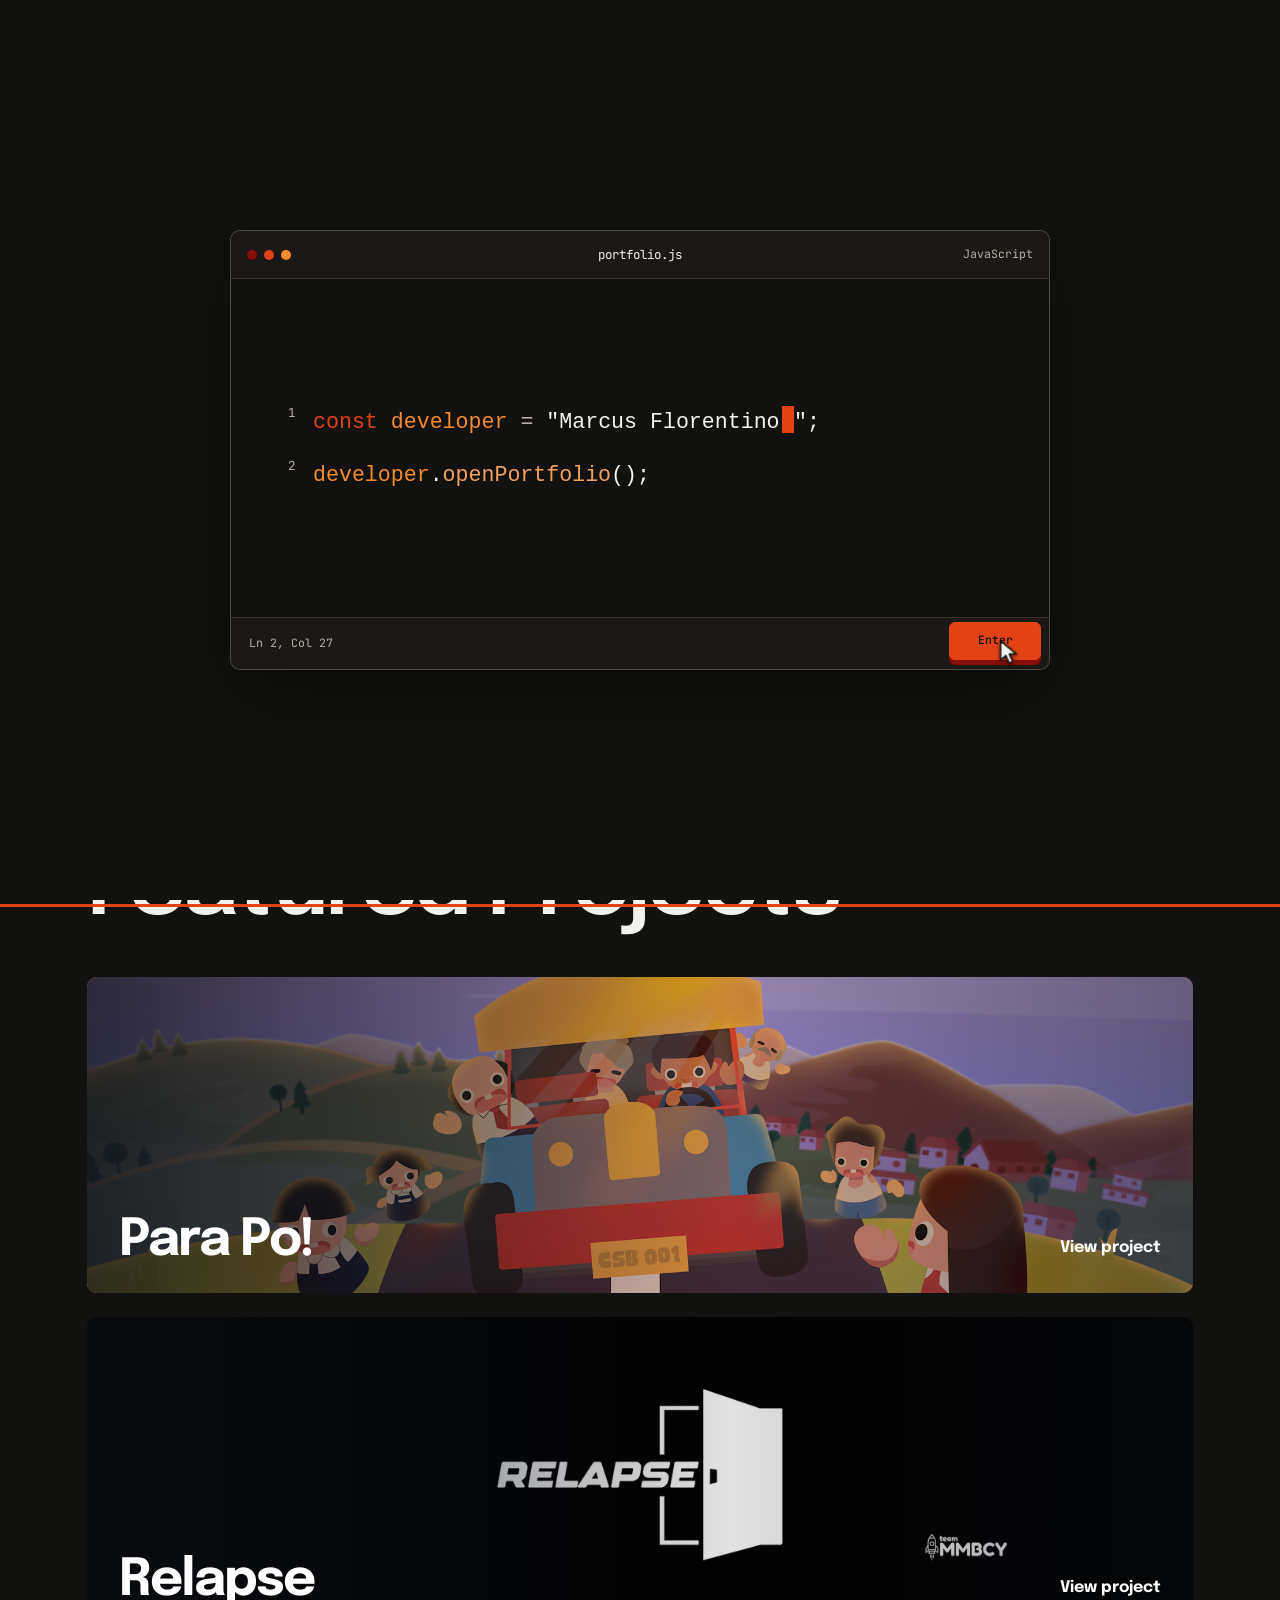
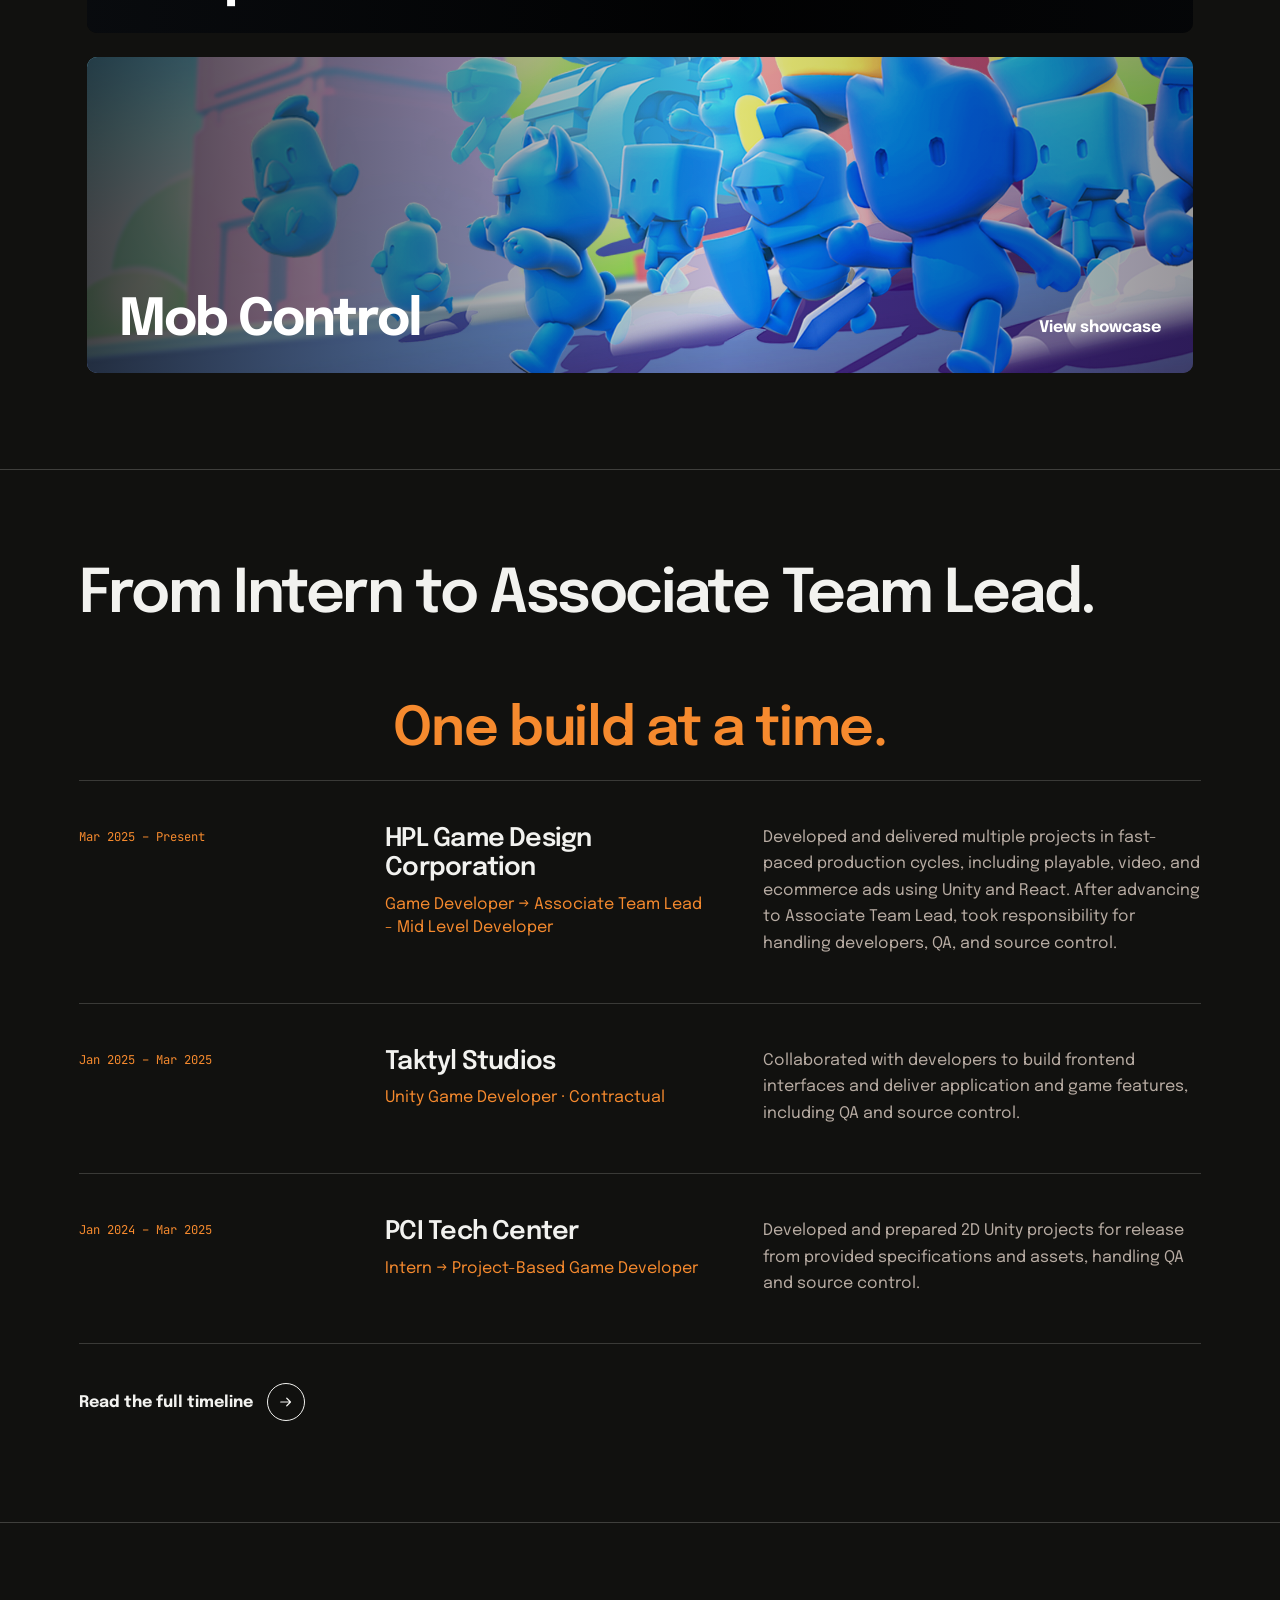
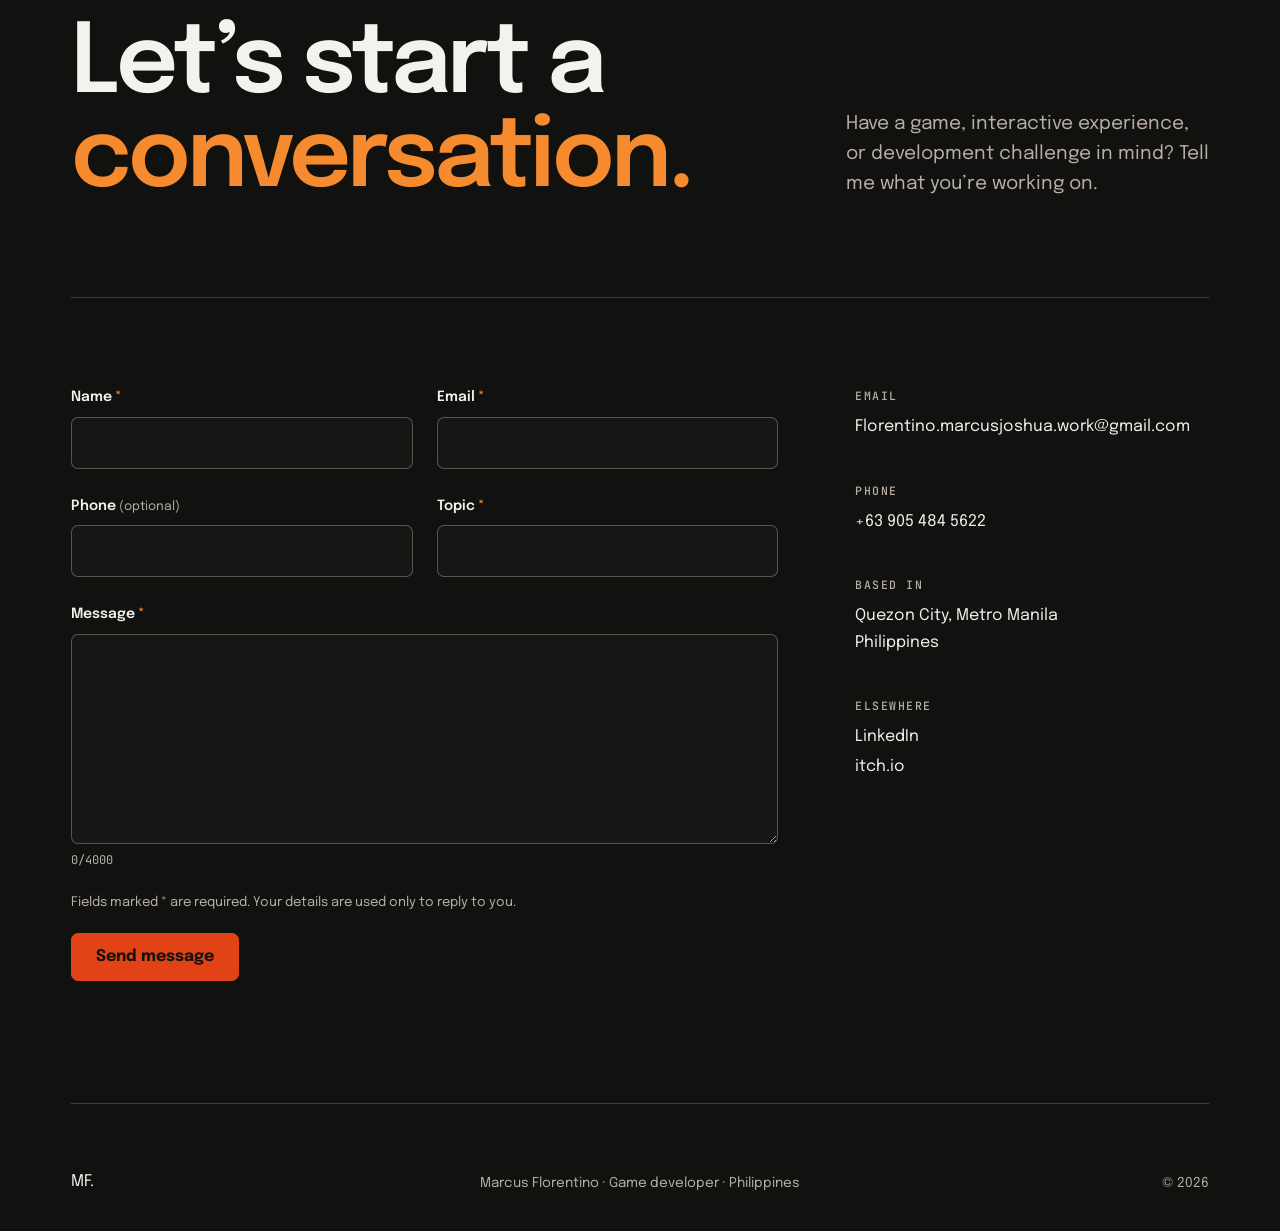
<file: index.html>
<!doctype html>
<html lang="en" data-type="software" data-radius="soft" data-buttons="block" data-motion="on">
<head>
  <meta charset="utf-8">
  <meta name="viewport" content="width=device-width, initial-scale=1, viewport-fit=cover">
  <title>Marcus Florentino — Game Developer</title>
  <meta name="description" content="Game developer Marcus Florentino’s selected work in gameplay, systems, UI programming, and level design.">
  <meta name="page-type" content="software">
  <meta name="site-kind" content="gaming">
  <meta name="theme-color" content="#11110f">
  <meta property="og:title" content="Marcus Florentino — Game Developer">
  <meta property="og:description" content="Selected game development work across gameplay, systems, UI programming, and level design.">
  <meta property="og:type" content="website">
  <meta property="og:image" content="images/para-po/para-po-02.png">
  <meta name="twitter:card" content="summary_large_image">
  <link rel="icon" href="images/shared/favicon.svg" type="image/svg+xml">
  <link rel="preconnect" href="https://fonts.googleapis.com">
  <link rel="preconnect" href="https://fonts.gstatic.com" crossorigin>
  <link href="https://fonts.googleapis.com/css2?family=Epilogue:wght@400..700&family=JetBrains+Mono:wght@400..500&display=swap" rel="stylesheet">
  <link rel="stylesheet" href="assets/css/portfolio.css">
</head>
<body class="intro-active">
  <!-- gaming · graphite-safety-orange · Epilogue + JetBrains Mono · split photo hero · pinned chapters -->
  <div class="intro-screen" data-intro role="dialog" aria-modal="true" aria-labelledby="intro-title" tabindex="-1">
    <div class="intro-curtain intro-curtain-top" aria-hidden="true"></div>
    <div class="intro-curtain intro-curtain-bottom" aria-hidden="true"></div>
    <div class="intro-ide">
      <svg class="intro-pointer" aria-hidden="true" viewBox="0 0 22 27">
        <path d="M2 1.5v19l5.2-4.5 3.3 7.5 3.5-1.6-3.3-7.3h7.1L2 1.5Z" />
      </svg>
      <div class="intro-titlebar">
        <div class="window-controls" aria-hidden="true"><span></span><span></span><span></span></div>
        <p id="intro-title">portfolio.js</p>
        <span class="intro-language">JavaScript</span>
      </div>
      <div class="intro-editor" aria-hidden="true">
        <div class="line-number">1</div>
        <pre><code><span class="token-keyword">const</span> <span class="token-variable">developer</span> <span class="token-operator">=</span> <span class="token-string">"<span data-typed-name data-text="Marcus Florentino"></span><span class="typing-cursor"></span>"</span>;</code></pre>
        <div class="line-number">2</div>
        <pre class="intro-runline"><code><span class="token-variable">developer</span>.<span class="token-function">openPortfolio</span>();</code></pre>
      </div>
      <p class="sr-only">Opening animation: const developer equals Marcus Florentino. The portfolio opens automatically when typing finishes.</p>
      <div class="intro-statusbar">
        <span>Ln 2, Col 27</span>
        <button class="intro-enter" type="button" data-intro-enter disabled>Enter</button>
      </div>
    </div>
    <p class="intro-hint">Press Escape to fast-forward</p>
  </div>
  <noscript><style>.intro-screen{display:none!important}.intro-active{overflow:auto!important}</style></noscript>

  <header class="site-header">
    <div class="wrap header-inner">
      <a class="skip-link" href="#main">Skip to content</a>
      <a class="mobile-home" href="#top">Home</a>
      <nav class="desktop-nav" aria-label="Primary navigation">
        <a href="#top">Home</a>
        <a href="#work">Projects</a>
        <a href="#about">Experience</a>
        <a href="#contact">Contact</a>
        <a href="">Resume</a>
      </nav>
      <button class="menu-toggle" type="button" aria-expanded="false" aria-controls="mobile-menu" aria-label="Open menu">
        <span></span><span></span>
      </button>
    </div>
    <nav class="mobile-menu" id="mobile-menu" aria-label="Mobile navigation" hidden>
      <a href="#top">Home</a>
      <a href="#work">Projects</a>
      <a href="#about">Experience</a>
      <a href="#contact">Contact</a>
      <a href="">Resume</a>
    </nav>
  </header>

  <main id="main">
    <section class="hero" id="top" data-enter>
      <canvas class="hero-dot-grid" data-hero-dots aria-hidden="true"></canvas>
      <div class="wrap hero-scene">
        <div class="hero-title-layer">
          <h1><span>Marcus Florentino</span><span>Game Developer</span></h1>
        </div>
        <figure class="hero-person">
          <img src="images/home/portrait.png" alt="Portrait of Marcus Florentino wearing a plain black jacket" width="3117" height="3894" fetchpriority="high">
        </figure>
        <div class="skill-orbits" role="list" aria-label="Development skills">
          <span class="skill-callout skill-advanced skill-unity" role="listitem"><strong>Unity</strong><span class="skill-level">Advanced</span></span>
          <span class="skill-callout skill-advanced skill-cpp" role="listitem"><strong>C++</strong><span class="skill-level">Advanced</span></span>
          <span class="skill-callout skill-csharp" role="listitem"><strong>C#</strong><span class="skill-level">Intermediate</span></span>
          <span class="skill-callout skill-ue4" role="listitem"><strong>UE4</strong><span class="skill-level">Intermediate</span></span>
          <span class="skill-callout skill-git" role="listitem"><strong>Git</strong><span class="skill-level">Intermediate</span></span>
          <span class="skill-callout skill-ue5" role="listitem"><strong>UE5</strong><span class="skill-level">Intermediate</span></span>
          <span class="skill-callout skill-luau" role="listitem"><strong>Luau</strong><span class="skill-level">Basic</span></span>
          <span class="skill-callout skill-javascript" role="listitem"><strong>JavaScript</strong><span class="skill-level">Basic</span></span>
          <span class="skill-callout skill-html" role="listitem"><strong>HTML</strong><span class="skill-level">Basic</span></span>
          <span class="skill-callout skill-css" role="listitem"><strong>CSS</strong><span class="skill-level">Basic</span></span>
        </div>
      </div>
    </section>

    <section class="featured-project" id="work" aria-labelledby="featured-project-title">
      <div class="wrap">
        <div class="featured-heading">
          <h2 id="featured-project-title">Featured Projects</h2>
        </div>
        <div class="featured-banner-list">
          <a class="featured-banner featured-banner-para" href="para-po.html" aria-label="Open the Para Po featured project">
            <img class="featured-banner-art" src="images/para-po/para-po-banner.png" alt="Para Po illustrated banner with a jeepney and passengers on a Philippine road" width="1920" height="1080">
            <img class="featured-banner-logo" src="images/para-po/para-po-logo-hd.png" alt="Para Po mascot" width="1254" height="1254" loading="lazy">
            <span class="featured-banner-label">
              <span>Para Po!</span>
              <span>View project</span>
            </span>
          </a>
          <a class="featured-banner featured-banner-relapse" href="relapse.html" aria-label="Open the Relapse featured project">
            <img class="featured-banner-art" src="images/relapse/relapse-banner.png" alt="Relapse logo beside an open doorway on a black background" width="960" height="400" loading="lazy">
            <span class="featured-banner-logo" role="img" aria-label="Relapse"></span>
            <span class="featured-banner-label">
              <span>Relapse</span>
              <span>View project</span>
            </span>
          </a>
          <a class="featured-banner featured-banner-ads" href="mob-control.html" aria-label="Open the Mob Control video ad showcase">
            <img class="featured-banner-art" src="images/mob-control/mob-control-library-hero-2x.jpg" alt="Mob Control characters charging through a colorful city" width="3840" height="1240" loading="lazy">
            <img class="featured-banner-logo" src="images/mob-control/mob-control-logo.png" alt="Mob Control" width="1419" height="723" loading="lazy">
            <span class="featured-banner-label">
              <span>Mob Control</span>
              <span>View showcase</span>
            </span>
          </a>
        </div>
      </div>
    </section>

    <section class="experience-snapshot" id="about" aria-labelledby="experience-snapshot-title">
      <div class="wrap">
        <header class="experience-snapshot-heading">
          <h2 id="experience-snapshot-title">From Intern to Associate Team Lead.</h2>
        </header>

        <p class="experience-snapshot-tagline">One build at a time.</p>

        <div class="experience-snapshot-list" aria-label="Experience snapshot">
          <article class="experience-snapshot-row">
            <p class="experience-snapshot-period"><time datetime="2025-03">Mar 2025</time> – Present</p>
            <div class="experience-snapshot-role">
              <h3>HPL Game Design Corporation</h3>
              <p>Game Developer → Associate Team Lead - Mid Level Developer</p>
            </div>
            <p class="experience-snapshot-summary">Developed and delivered multiple projects in fast-paced production cycles, including playable, video, and ecommerce ads using Unity and React. After advancing to Associate Team Lead, took responsibility for handling developers, QA, and source control.</p>
          </article>

          <article class="experience-snapshot-row">
            <p class="experience-snapshot-period"><time datetime="2025-01">Jan 2025</time> – <time datetime="2025-03">Mar 2025</time></p>
            <div class="experience-snapshot-role">
              <h3>Taktyl Studios</h3>
              <p>Unity Game Developer · Contractual</p>
            </div>
            <p class="experience-snapshot-summary">Collaborated with developers to build frontend interfaces and deliver application and game features, including QA and source control.</p>
          </article>

          <article class="experience-snapshot-row">
            <p class="experience-snapshot-period"><time datetime="2024-01">Jan 2024</time> – <time datetime="2025-03">Mar 2025</time></p>
            <div class="experience-snapshot-role">
              <h3>PCI Tech Center</h3>
              <p>Intern → Project-Based Game Developer</p>
            </div>
            <p class="experience-snapshot-summary">Developed and prepared 2D Unity projects for release from provided specifications and assets, handling QA and source control.</p>
          </article>
        </div>

        <a class="timeline-link" href="experience.html">
          <span>Read the full timeline</span>
          <svg aria-hidden="true" viewBox="0 0 24 24"><path d="M5 12h13M13 7l5 5-5 5"/></svg>
        </a>
      </div>
    </section>
  </main>

  <footer class="closing contact-section" id="contact">
    <div class="wrap">
      <header class="contact-heading">
        <h2><span>Let’s start a</span><span>conversation.</span></h2>
        <p>Have a game, interactive experience, or development challenge in mind? Tell me what you’re working on.</p>
      </header>

      <div class="contact-layout">
        <form class="contact-form" action="mailto:Florentino.marcusjoshua.work@gmail.com" method="post" enctype="text/plain" data-contact-form>
          <div class="contact-field-grid">
            <label class="contact-field">
              <span>Name <strong aria-hidden="true">*</strong></span>
              <input type="text" name="name" autocomplete="name" required>
            </label>
            <label class="contact-field">
              <span>Email <strong aria-hidden="true">*</strong></span>
              <input type="email" name="email" autocomplete="email" required>
            </label>
            <label class="contact-field">
              <span>Phone <small>(optional)</small></span>
              <input type="tel" name="phone" autocomplete="tel">
            </label>
            <label class="contact-field">
              <span>Topic <strong aria-hidden="true">*</strong></span>
              <input type="text" name="topic" required>
            </label>
          </div>

          <label class="contact-field contact-message">
            <span>Message <strong aria-hidden="true">*</strong></span>
            <textarea name="message" rows="8" maxlength="4000" required data-contact-message></textarea>
          </label>
          <p class="contact-count" aria-live="polite"><span data-contact-count>0</span>/4000</p>
          <p class="contact-privacy">Fields marked * are required. Your details are used only to reply to you.</p>
          <button class="button contact-submit" type="submit">Send message</button>
          <p class="contact-status" data-contact-status role="status" aria-live="polite"></p>
        </form>

        <aside class="contact-details" aria-label="Contact details">
          <div>
            <h3>Email</h3>
            <a href="mailto:Florentino.marcusjoshua.work@gmail.com">Florentino.marcusjoshua.work@gmail.com</a>
          </div>
          <div>
            <h3>Phone</h3>
            <a href="tel:+639054845622">+63 905 484 5622</a>
          </div>
          <div>
            <h3>Based in</h3>
            <p>Quezon City, Metro Manila<br>Philippines</p>
          </div>
          <div>
            <h3>Elsewhere</h3>
            <a href="https://ph.linkedin.com/in/marcus-joshua-florentino-8a034629a" target="_blank" rel="noreferrer">LinkedIn</a>
            <a href="https://king-marcus.itch.io" target="_blank" rel="noreferrer">itch.io</a>
          </div>
        </aside>
      </div>

      <div class="footer-row">
        <a class="brand" href="#top" aria-label="Back to top">MF<span>.</span></a>
        <p>Marcus Florentino · Game developer · Philippines</p>
        <p>© 2026</p>
      </div>
    </div>
  </footer>

  <script src="assets/js/portfolio.js"></script>
</body>
</html>
</file>
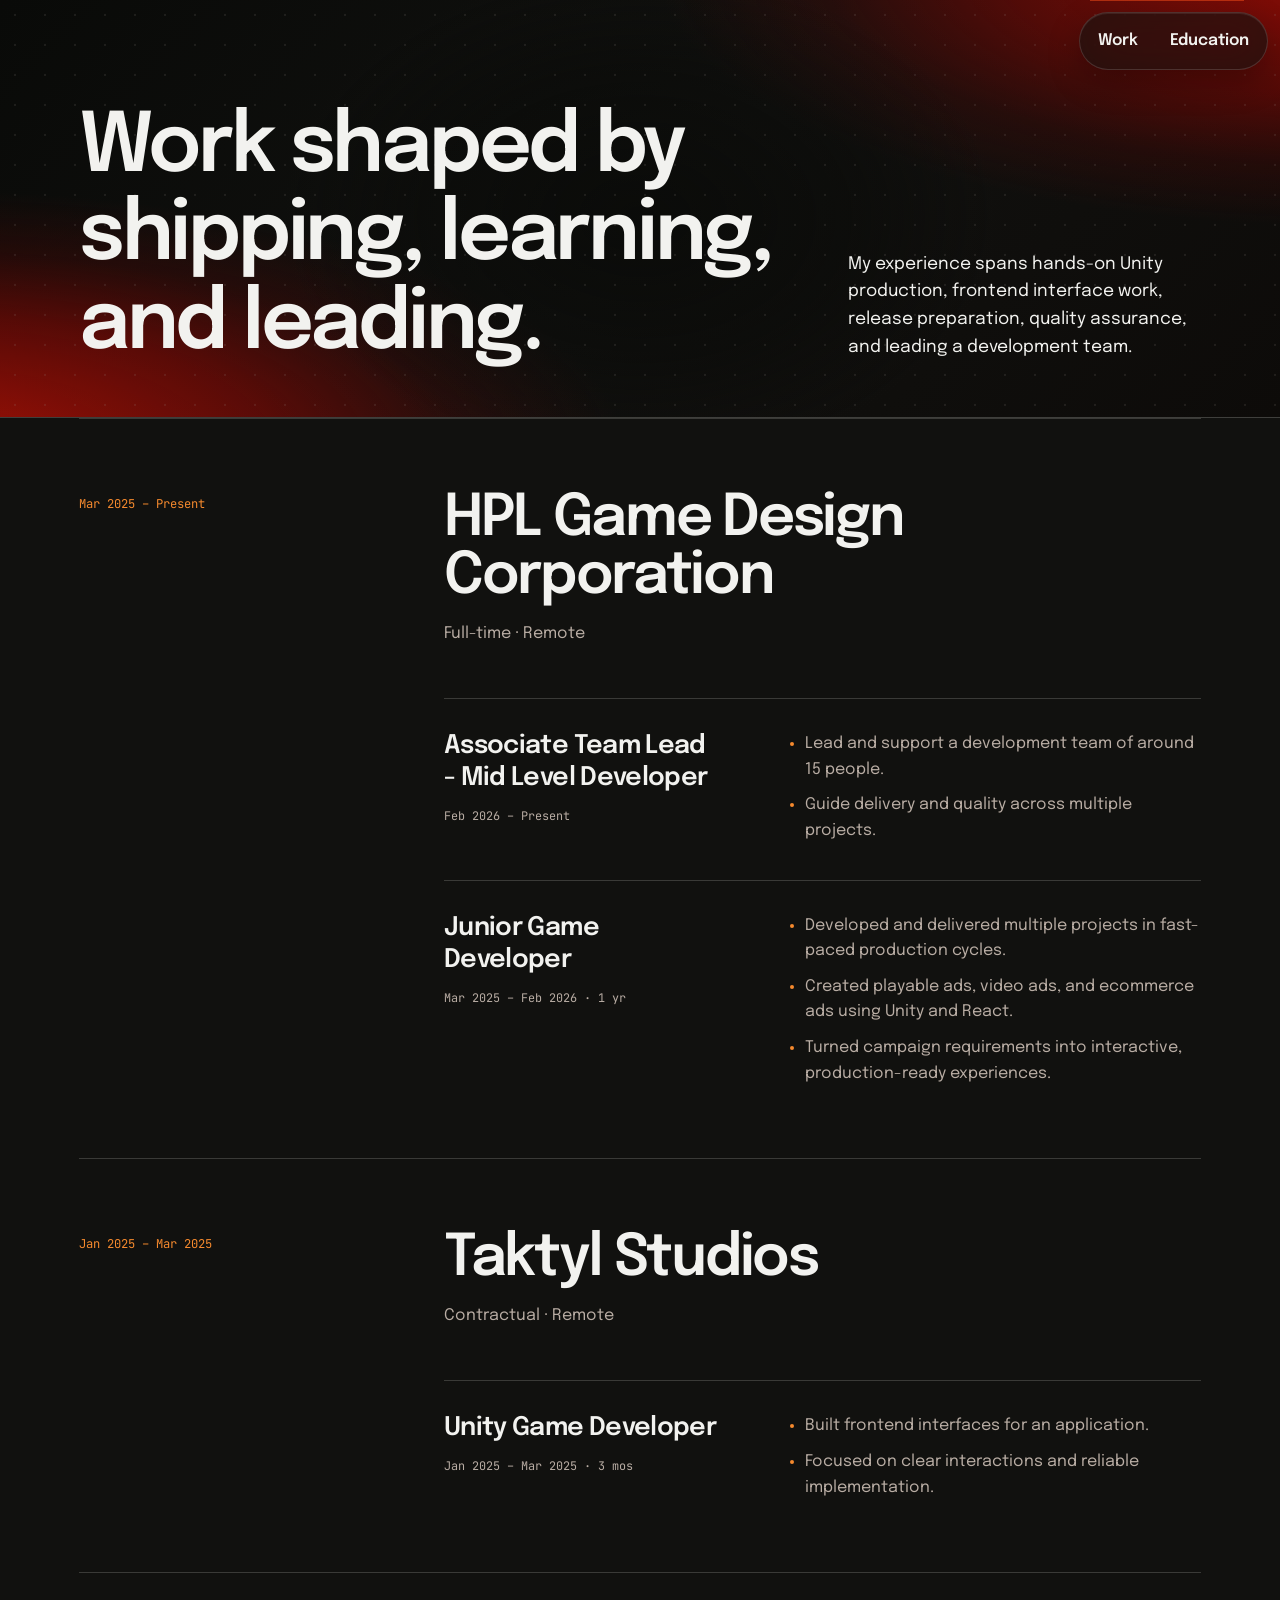
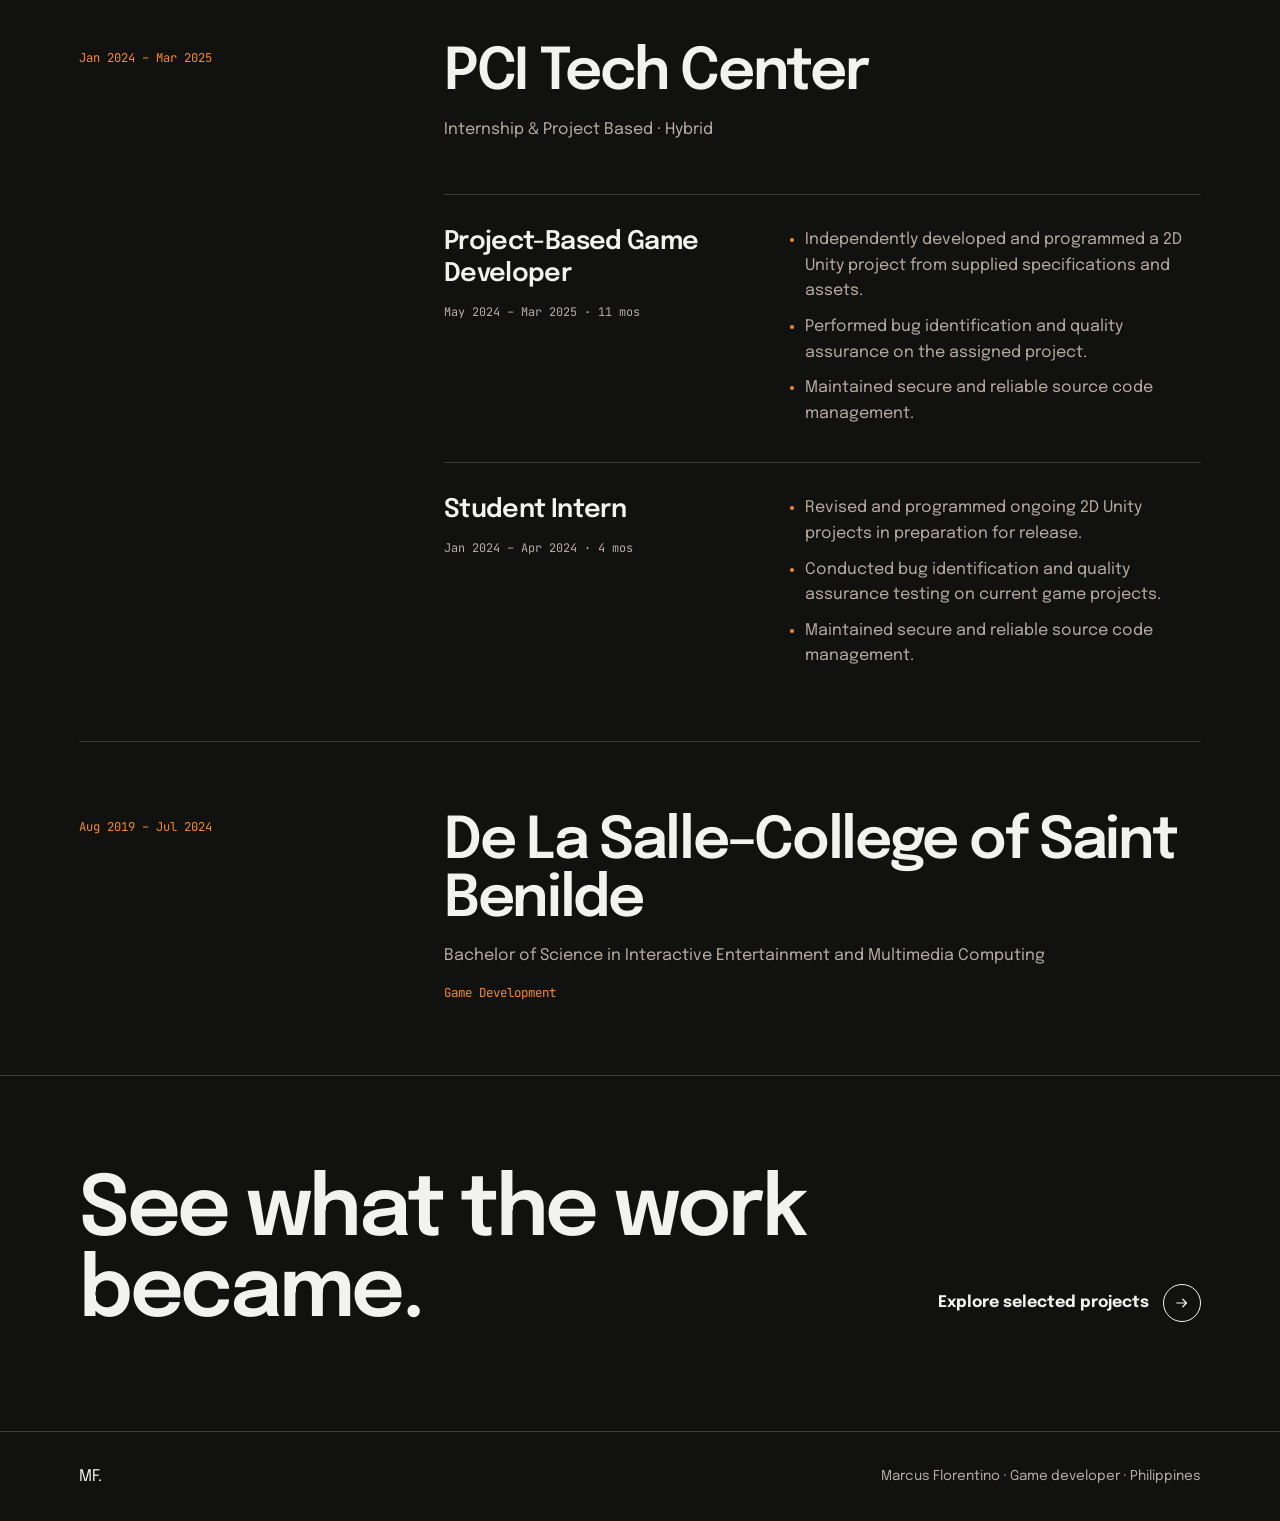
<file: experience.html>
<!doctype html>
<html lang="en" data-type="software" data-radius="soft" data-buttons="block" data-motion="on">
<head>
  <meta charset="utf-8">
  <meta name="viewport" content="width=device-width, initial-scale=1, viewport-fit=cover">
  <title>Experience — Marcus Florentino</title>
  <meta name="description" content="Marcus Florentino's game-development experience across Unity production, frontend implementation, quality assurance, and team leadership.">
  <meta name="theme-color" content="#11110f">
  <meta property="og:title" content="Experience — Marcus Florentino">
  <meta property="og:description" content="A full timeline of Marcus Florentino's game-development work and education.">
  <meta property="og:type" content="website">
  <meta property="og:image" content="images/para-po/para-po-banner.png">
  <meta name="twitter:card" content="summary_large_image">
  <link rel="icon" href="images/shared/favicon.svg" type="image/svg+xml">
  <link rel="preconnect" href="https://fonts.googleapis.com">
  <link rel="preconnect" href="https://fonts.gstatic.com" crossorigin>
  <link href="https://fonts.googleapis.com/css2?family=Epilogue:wght@400..700&family=JetBrains+Mono:wght@400..500&display=swap" rel="stylesheet">
  <link rel="stylesheet" href="assets/css/portfolio.css">
</head>
<body class="experience-page">
  <header class="site-header">
    <div class="wrap header-inner">
      <a class="skip-link" href="#main">Skip to content</a>
      <a class="mobile-home" href="index.html#top">Home</a>
      <nav class="desktop-nav" aria-label="Experience sections">
        <a href="#work-experience">Work</a>
        <a href="#education">Education</a>
      </nav>
      <button class="menu-toggle" type="button" aria-expanded="false" aria-controls="mobile-menu" aria-label="Open menu">
        <span></span><span></span>
      </button>
    </div>
    <nav class="mobile-menu" id="mobile-menu" aria-label="Experience sections" hidden>
      <a href="#work-experience">Work</a>
      <a href="#education">Education</a>
    </nav>
  </header>

  <main id="main">
    <section class="timeline-hero" id="timeline" aria-labelledby="timeline-title">
      <canvas class="hero-dot-grid" data-hero-dots aria-hidden="true"></canvas>
      <div class="wrap timeline-hero-layout">
        <h1 id="timeline-title">Work shaped by shipping, learning, and leading.</h1>
        <p>My experience spans hands-on Unity production, frontend interface work, release preparation, quality assurance, and leading a development team.</p>
      </div>
    </section>

    <section class="timeline-details" id="work-experience" aria-label="Complete work experience">
      <div class="wrap">
        <article class="timeline-company">
          <header class="timeline-company-header">
            <p class="timeline-company-period"><time datetime="2025-03">Mar 2025</time> – Present</p>
            <div>
              <h2>HPL Game Design Corporation</h2>
              <p>Full-time · Remote</p>
            </div>
          </header>
          <div class="timeline-role-list">
            <section class="timeline-role" aria-labelledby="hpl-lead-role">
              <div class="timeline-role-heading">
                <h3 id="hpl-lead-role">Associate Team Lead - Mid Level Developer</h3>
                <p><time datetime="2026-02">Feb 2026</time> – Present</p>
              </div>
              <ul>
                <li>Lead and support a development team of around 15 people.</li>
                <li>Guide delivery and quality across multiple projects.</li>
              </ul>
            </section>
            <section class="timeline-role" aria-labelledby="hpl-developer-role">
              <div class="timeline-role-heading">
                <h3 id="hpl-developer-role">Junior Game Developer</h3>
                <p><time datetime="2025-03">Mar 2025</time> – <time datetime="2026-02">Feb 2026</time> · 1 yr</p>
              </div>
              <ul>
                <li>Developed and delivered multiple projects in fast-paced production cycles.</li>
                <li>Created playable ads, video ads, and ecommerce ads using Unity and React.</li>
                <li>Turned campaign requirements into interactive, production-ready experiences.</li>
              </ul>
            </section>
          </div>
        </article>

        <article class="timeline-company">
          <header class="timeline-company-header">
            <p class="timeline-company-period"><time datetime="2025-01">Jan 2025</time> – <time datetime="2025-03">Mar 2025</time></p>
            <div>
              <h2>Taktyl Studios</h2>
              <p>Contractual · Remote</p>
            </div>
          </header>
          <div class="timeline-role-list">
            <section class="timeline-role" aria-labelledby="taktyl-role">
              <div class="timeline-role-heading">
                <h3 id="taktyl-role">Unity Game Developer</h3>
                <p><time datetime="2025-01">Jan 2025</time> – <time datetime="2025-03">Mar 2025</time> · 3 mos</p>
              </div>
              <ul>
                <li>Built frontend interfaces for an application.</li>
                <li>Focused on clear interactions and reliable implementation.</li>
              </ul>
            </section>
          </div>
        </article>

        <article class="timeline-company">
          <header class="timeline-company-header">
            <p class="timeline-company-period"><time datetime="2024-01">Jan 2024</time> – <time datetime="2025-03">Mar 2025</time></p>
            <div>
              <h2>PCI Tech Center</h2>
              <p>Internship &amp; Project Based · Hybrid</p>
            </div>
          </header>
          <div class="timeline-role-list">
            <section class="timeline-role" aria-labelledby="pci-project-role">
              <div class="timeline-role-heading">
                <h3 id="pci-project-role">Project-Based Game Developer</h3>
                <p><time datetime="2024-05">May 2024</time> – <time datetime="2025-03">Mar 2025</time> · 11 mos</p>
              </div>
              <ul>
                <li>Independently developed and programmed a 2D Unity project from supplied specifications and assets.</li>
                <li>Performed bug identification and quality assurance on the assigned project.</li>
                <li>Maintained secure and reliable source code management.</li>
              </ul>
            </section>
            <section class="timeline-role" aria-labelledby="pci-intern-role">
              <div class="timeline-role-heading">
                <h3 id="pci-intern-role">Student Intern</h3>
                <p><time datetime="2024-01">Jan 2024</time> – <time datetime="2024-04">Apr 2024</time> · 4 mos</p>
              </div>
              <ul>
                <li>Revised and programmed ongoing 2D Unity projects in preparation for release.</li>
                <li>Conducted bug identification and quality assurance testing on current game projects.</li>
                <li>Maintained secure and reliable source code management.</li>
              </ul>
            </section>
          </div>
        </article>
      </div>
    </section>

    <section class="timeline-education" id="education" aria-labelledby="timeline-education-title">
      <div class="wrap timeline-education-layout">
        <h2 class="sr-only" id="timeline-education-title">Education</h2>
        <div class="timeline-education-entry">
          <p class="timeline-education-period"><time datetime="2019-08">Aug 2019</time> – <time datetime="2024-07">Jul 2024</time></p>
          <div class="timeline-education-details">
            <h3>De La Salle–College of Saint Benilde</h3>
            <p>Bachelor of Science in Interactive Entertainment and Multimedia Computing</p>
            <p>Game Development</p>
          </div>
        </div>
      </div>
    </section>

    <section class="timeline-next" aria-labelledby="timeline-next-title">
      <div class="wrap timeline-next-layout">
        <h2 id="timeline-next-title">See what the work became.</h2>
        <a class="timeline-link" href="index.html#work">
          <span>Explore selected projects</span>
          <svg aria-hidden="true" viewBox="0 0 24 24"><path d="M5 12h13M13 7l5 5-5 5"/></svg>
        </a>
      </div>
    </section>
  </main>

  <footer class="project-footer">
    <div class="wrap">
      <a class="brand" href="index.html#top" aria-label="Return to the portfolio home">MF<span>.</span></a>
      <p>Marcus Florentino · Game developer · Philippines</p>
    </div>
  </footer>

  <script src="assets/js/portfolio.js"></script>
</body>
</html>
</file>
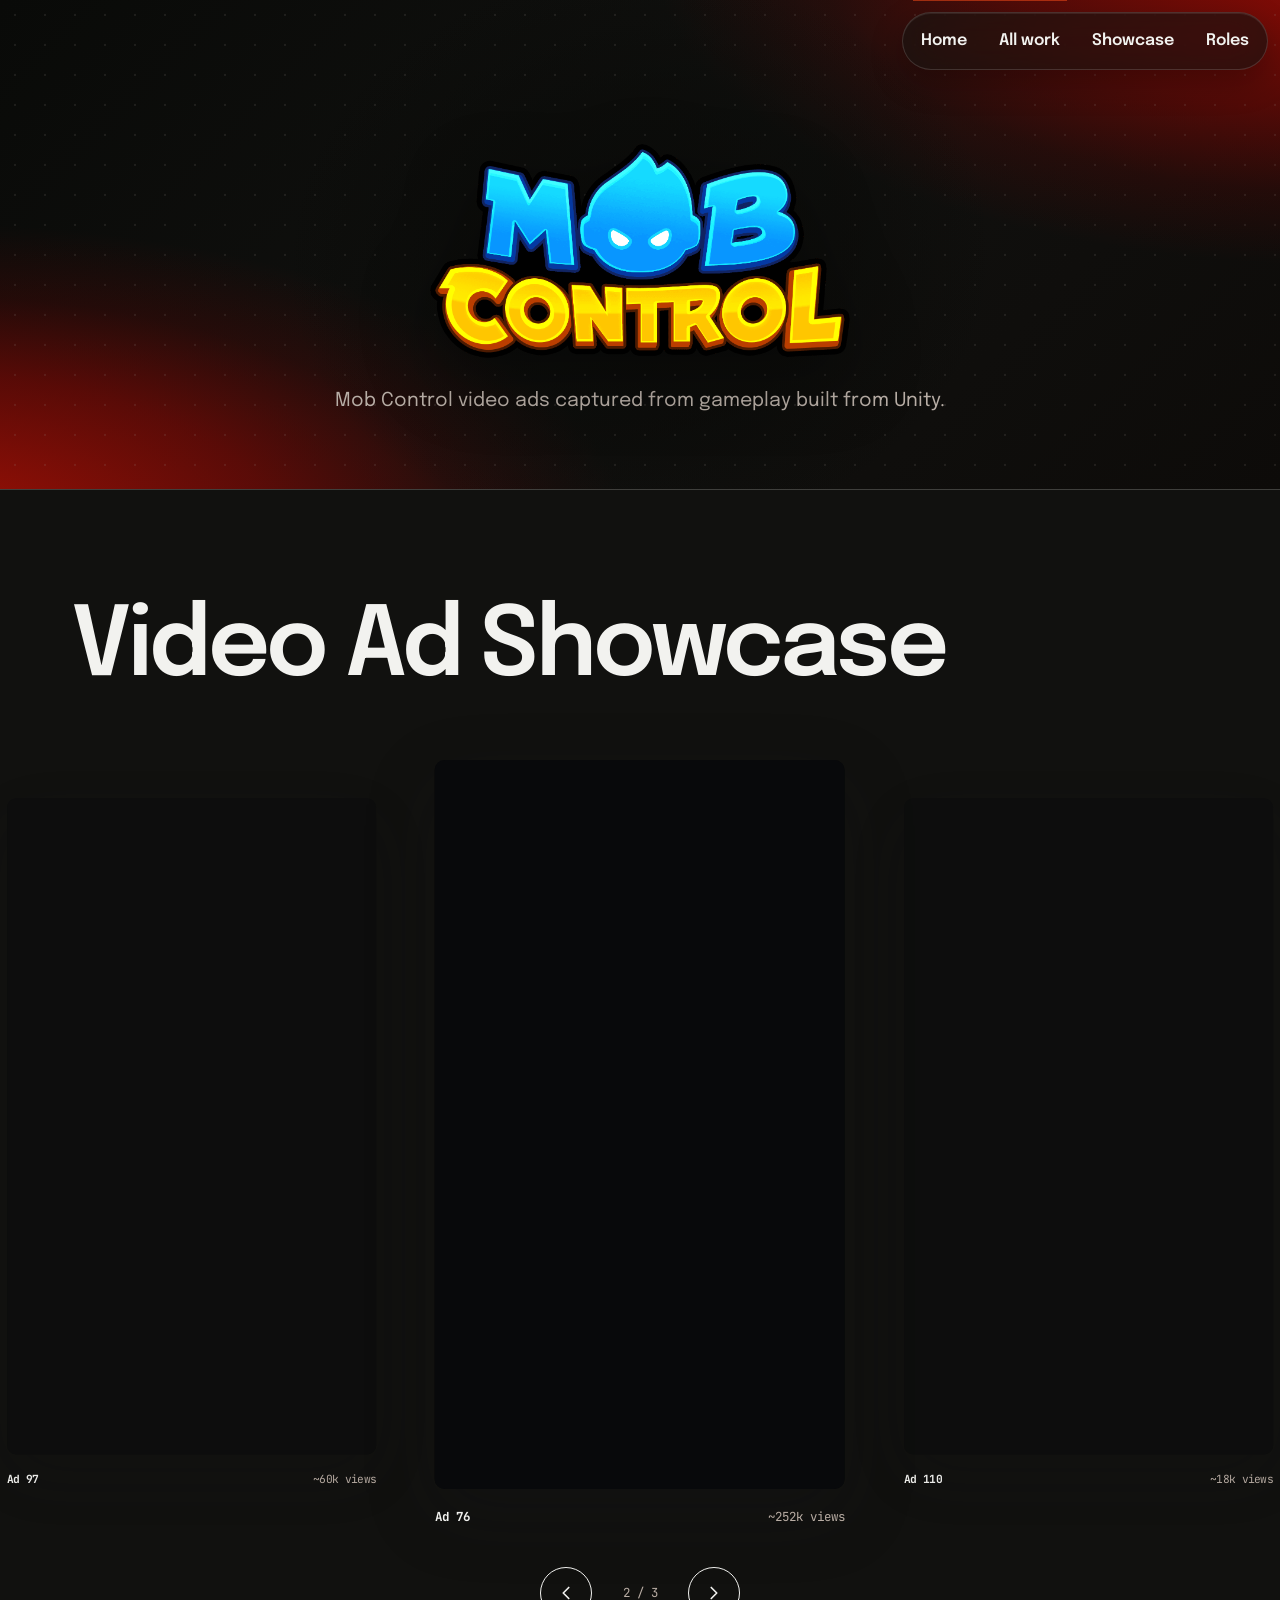
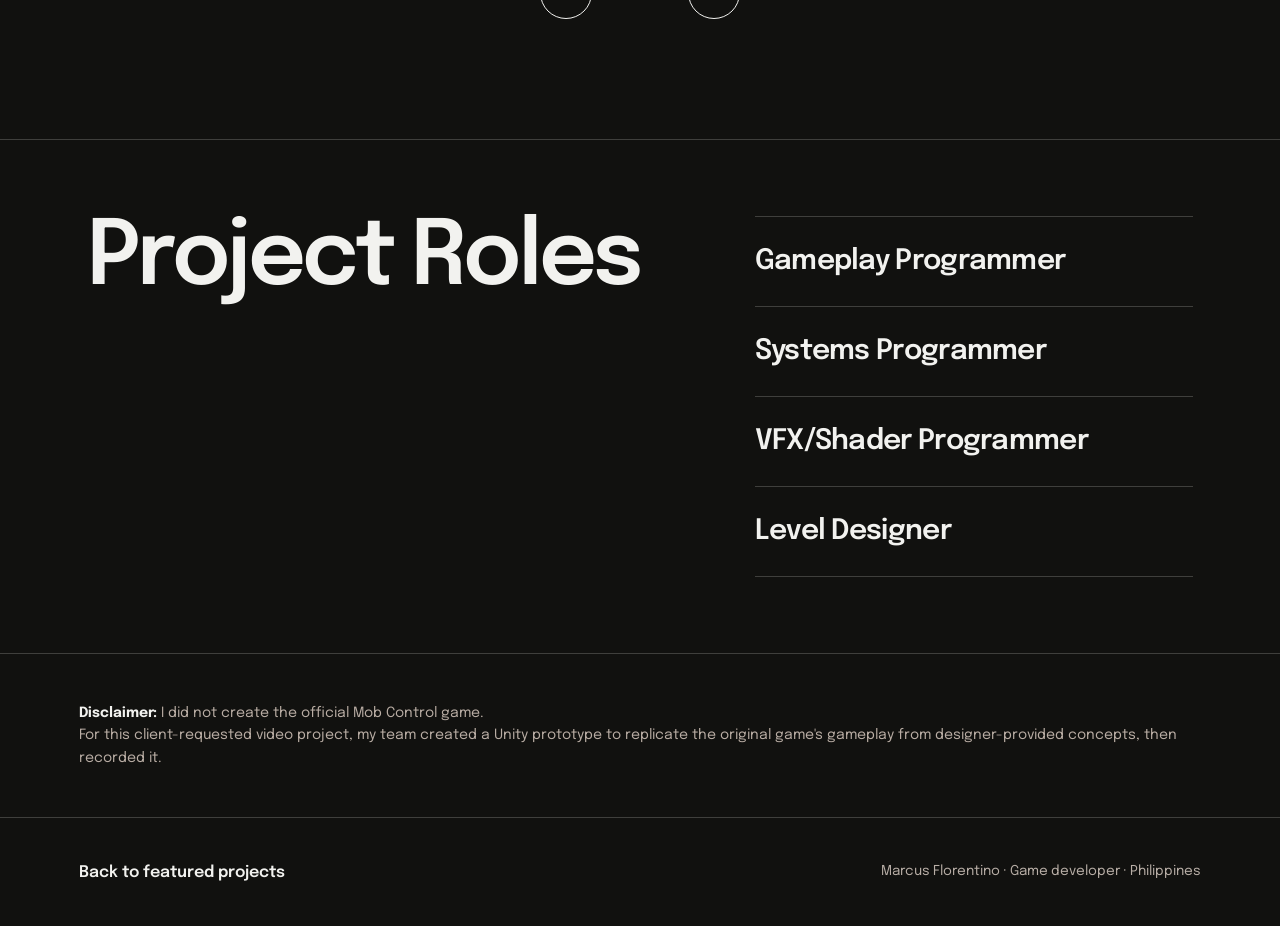
<file: mob-control.html>
<!doctype html>
<html lang="en" data-type="software" data-radius="soft" data-buttons="block" data-motion="on">
<head>
  <meta charset="utf-8">
  <meta name="viewport" content="width=device-width, initial-scale=1, viewport-fit=cover">
  <title>Mob Control Ads — Marcus Florentino</title>
  <meta name="description" content="Advertising work by game developer Marcus Florentino, including recorded Unity gameplay for Mob Control.">
  <meta name="theme-color" content="#11110f">
  <meta property="og:title" content="Mob Control Ads — Marcus Florentino">
  <meta property="og:description" content="Three Mob Control video game ads captured from gameplay built in Unity.">
  <meta property="og:type" content="website">
  <meta property="og:image" content="images/mob-control/mob-control-library-hero-2x.jpg">
  <meta name="twitter:card" content="summary_large_image">
  <link rel="icon" href="images/shared/favicon.svg" type="image/svg+xml">
  <link rel="preconnect" href="https://fonts.googleapis.com">
  <link rel="preconnect" href="https://fonts.gstatic.com" crossorigin>
  <link href="https://fonts.googleapis.com/css2?family=Epilogue:wght@400..700&family=JetBrains+Mono:wght@400..500&display=swap" rel="stylesheet">
  <link rel="stylesheet" href="assets/css/portfolio.css">
</head>
<body class="ads-page project-page">
  <header class="site-header">
    <div class="wrap header-inner">
      <a class="skip-link" href="#main">Skip to content</a>
      <a class="mobile-home" href="index.html#top">Home</a>
      <nav class="desktop-nav" aria-label="Mob Control navigation">
        <a href="index.html#top">Home</a>
        <a href="index.html#work">All work</a>
        <a href="#mob-control">Showcase</a>
        <a href="#roles">Roles</a>
      </nav>
      <button class="menu-toggle" type="button" aria-expanded="false" aria-controls="mobile-menu" aria-label="Open menu">
        <span></span><span></span>
      </button>
    </div>
    <nav class="mobile-menu" id="mobile-menu" aria-label="Mobile navigation" hidden>
      <a href="index.html#top">Home</a>
      <a href="index.html#work">All work</a>
      <a href="#mob-control">Showcase</a>
      <a href="#roles">Roles</a>
    </nav>
  </header>

  <main id="main">
    <section class="ads-hero" aria-labelledby="ads-title">
      <canvas class="hero-dot-grid" data-hero-dots aria-hidden="true"></canvas>
      <div class="wrap ads-hero-layout">
        <h1 id="ads-title"><img class="ads-hero-logo" src="images/mob-control/mob-control-logo.png" alt="Mob Control" width="1419" height="723" fetchpriority="high"></h1>
        <p>Mob Control video ads captured from gameplay built from Unity.</p>
      </div>
    </section>

    <section class="mob-control-section" id="mob-control" aria-labelledby="mob-control-title">
      <div class="wrap mob-control-heading">
        <h2 id="mob-control-title">Video Ad Showcase</h2>
      </div>

      <div class="ad-carousel" data-ad-carousel aria-roledescription="carousel" aria-label="Mob Control video ads. Use the left and right arrow keys to move between videos." tabindex="0">
        <div class="ad-carousel-viewport">
          <div class="ad-carousel-track" data-carousel-track>
            <article class="ad-slide" data-ad-slide aria-label="Mob Control ad 97, 1 of 3">
              <div class="ad-video-shell">
                <iframe loading="lazy" src="https://www.youtube-nocookie.com/embed/XJF5UsC-cz0?enablejsapi=1&amp;rel=0" title="Mob Control Ad 97 on YouTube" allow="accelerometer; autoplay; clipboard-write; encrypted-media; gyroscope; picture-in-picture; web-share" referrerpolicy="strict-origin-when-cross-origin" allowfullscreen></iframe>
              </div>
              <p>
                <strong>Ad 97</strong>
                <span>~60k views</span>
              </p>
            </article>
            <article class="ad-slide is-active" data-ad-slide aria-label="Mob Control ad 76, 2 of 3">
              <div class="ad-video-shell">
                <iframe loading="lazy" src="https://www.youtube-nocookie.com/embed/tpmmpnUv41o?enablejsapi=1&amp;rel=0" title="Mob Control Ad 76 on YouTube" allow="accelerometer; autoplay; clipboard-write; encrypted-media; gyroscope; picture-in-picture; web-share" referrerpolicy="strict-origin-when-cross-origin" allowfullscreen></iframe>
              </div>
              <p>
                <strong>Ad 76</strong>
                <span>~252k views</span>
              </p>
            </article>
            <article class="ad-slide" data-ad-slide aria-label="Mob Control ad 110, 3 of 3">
              <div class="ad-video-shell">
                <iframe loading="lazy" src="https://www.youtube-nocookie.com/embed/QjhOx_s6Pvo?enablejsapi=1&amp;rel=0" title="Mob Control Ad 110 on YouTube" allow="accelerometer; autoplay; clipboard-write; encrypted-media; gyroscope; picture-in-picture; web-share" referrerpolicy="strict-origin-when-cross-origin" allowfullscreen></iframe>
              </div>
              <p>
                <strong>Ad 110</strong>
                <span>~18k views</span>
              </p>
            </article>
          </div>
        </div>
        <div class="ad-carousel-controls">
          <button type="button" data-carousel-prev aria-label="Show previous Mob Control video">
            <svg aria-hidden="true" viewBox="0 0 24 24"><path d="m15 18-6-6 6-6"/></svg>
          </button>
          <p aria-live="polite"><span data-carousel-current>2</span> / 3</p>
          <button type="button" data-carousel-next aria-label="Show next Mob Control video">
            <svg aria-hidden="true" viewBox="0 0 24 24"><path d="m9 18 6-6-6-6"/></svg>
          </button>
        </div>
      </div>
    </section>

    <section class="roles-section" id="roles" aria-labelledby="roles-title">
      <div class="wrap roles-grid">
        <div class="roles-heading">
          <h2 id="roles-title">Project Roles</h2>
        </div>
        <ul class="roles-list">
          <li>Gameplay Programmer</li>
          <li>Systems Programmer</li>
          <li>VFX/Shader Programmer</li>
          <li>Level Designer</li>
        </ul>
      </div>
    </section>

    <section class="mob-control-disclaimer" aria-label="Project disclaimer">
      <div class="wrap">
        <p class="project-disclaimer"><strong>Disclaimer:</strong> I did not create the official Mob Control game.<br>For this client-requested video project, my team created a Unity prototype to replicate the original game's gameplay from designer-provided concepts, then recorded it.</p>
      </div>
    </section>
  </main>

  <footer class="project-footer">
    <div class="wrap">
      <a class="text-link" href="index.html#work">Back to featured projects</a>
      <p>Marcus Florentino · Game developer · Philippines</p>
    </div>
  </footer>

  <script src="assets/js/portfolio.js"></script>
</body>
</html>
</file>
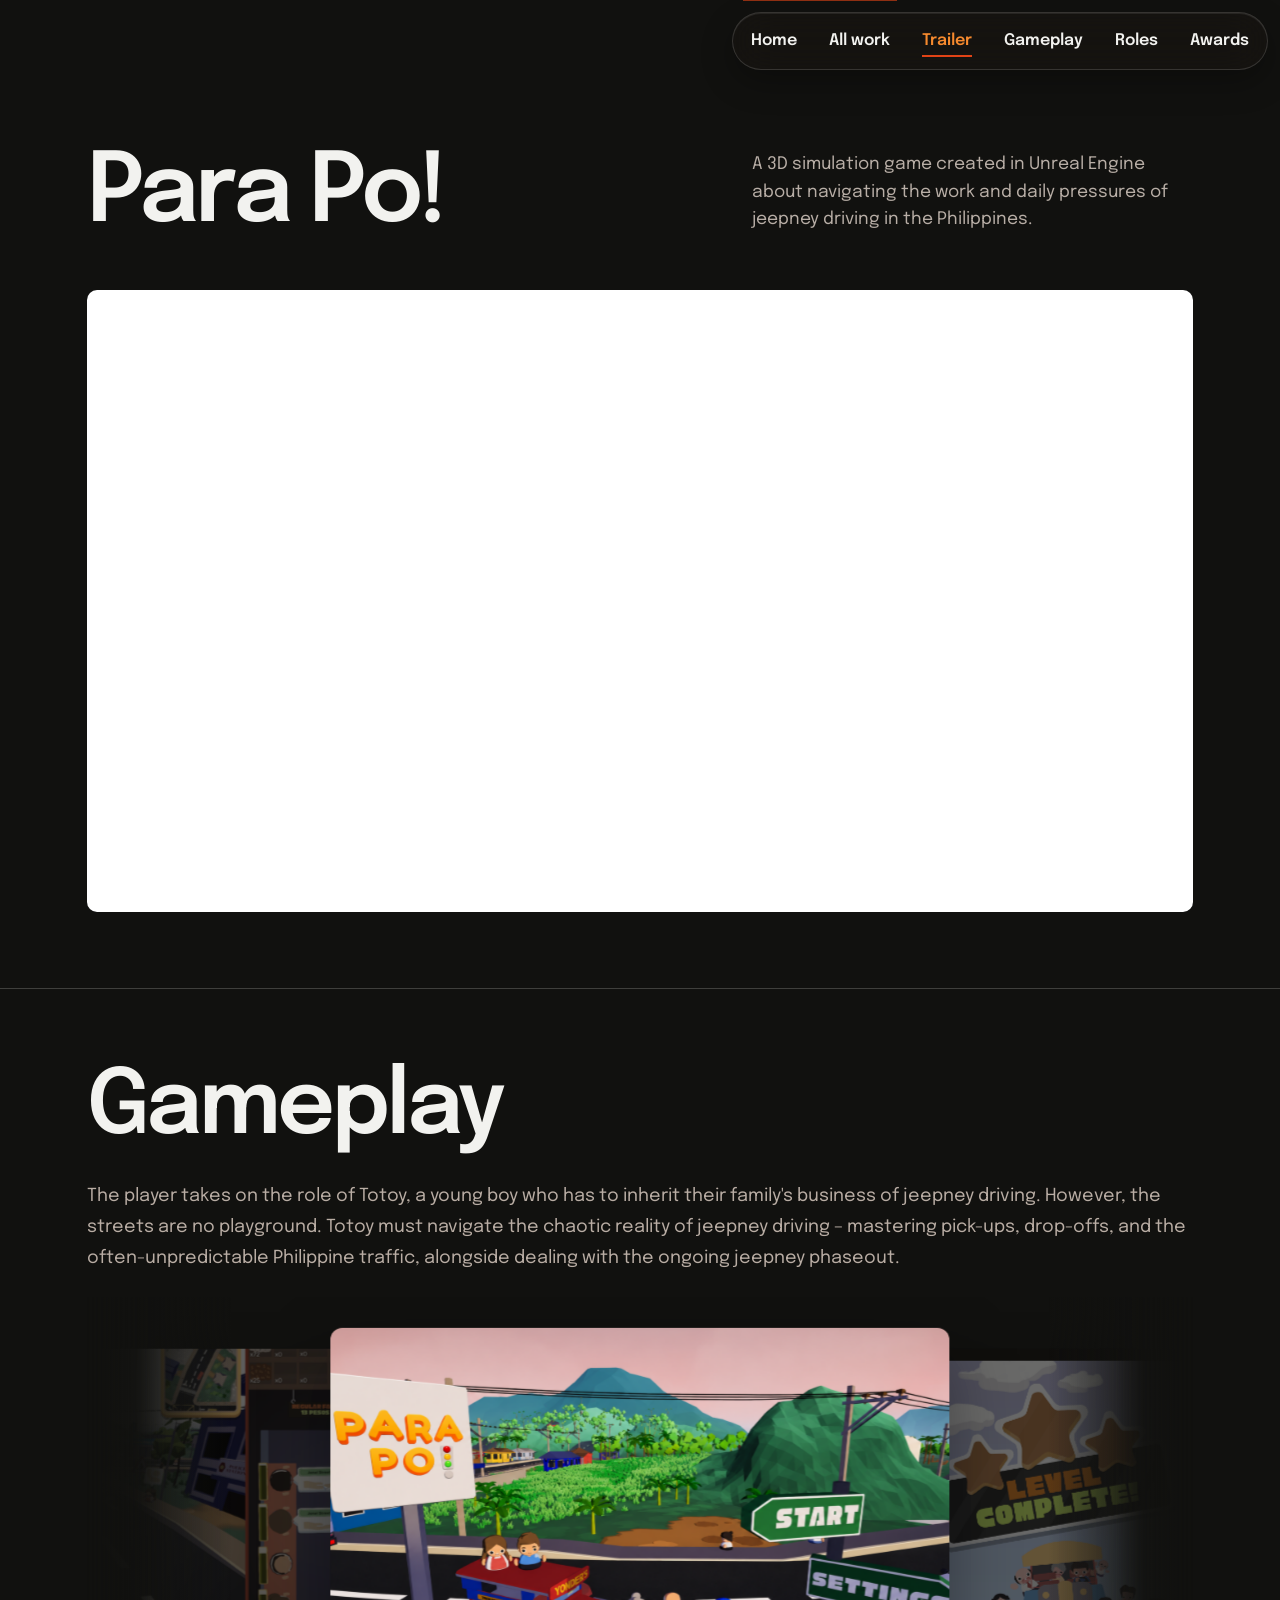
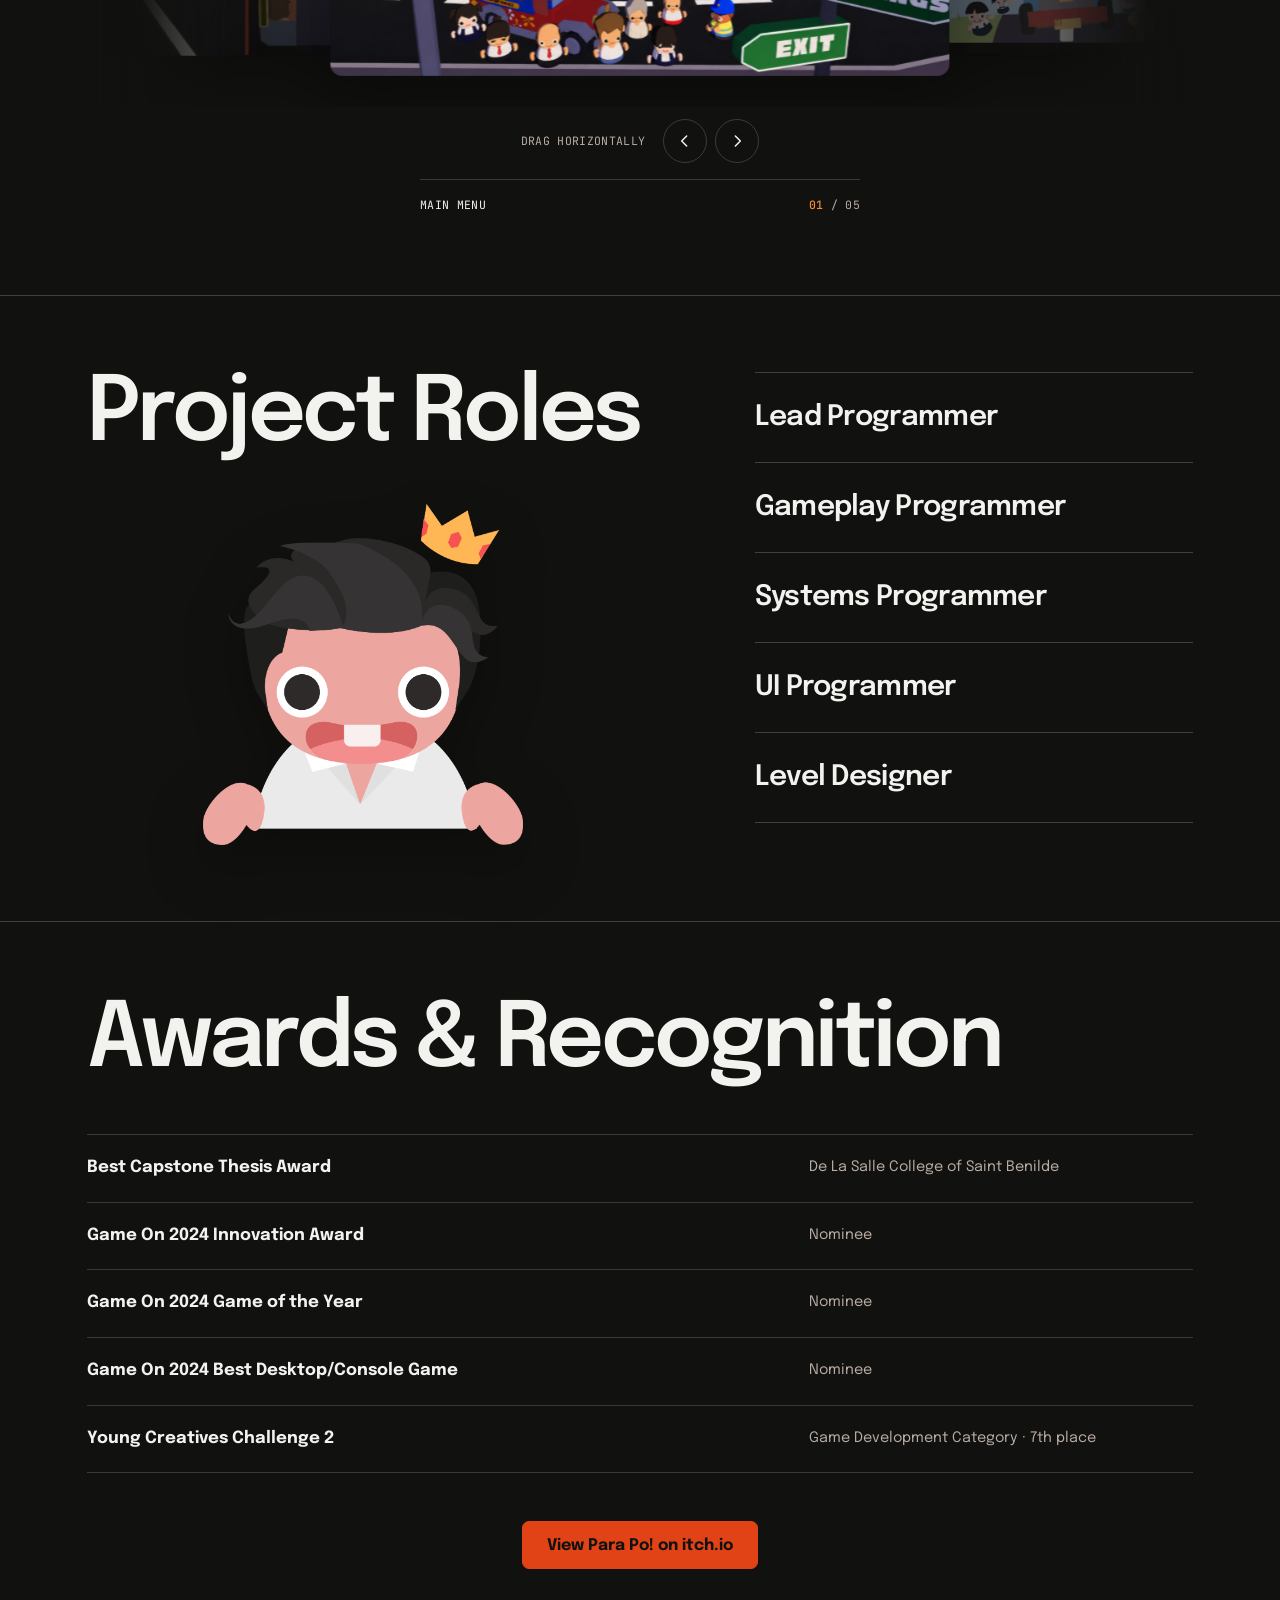
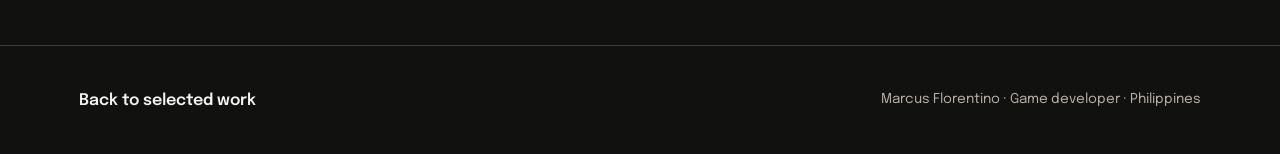
<file: para-po.html>
<!doctype html>
<html lang="en" data-type="software" data-radius="soft" data-buttons="block" data-motion="on">
<head>
  <meta charset="utf-8">
  <meta name="viewport" content="width=device-width, initial-scale=1, viewport-fit=cover">
  <title>Para Po! — Marcus Florentino</title>
  <meta name="description" content="Para Po! is a 3D Unreal Engine simulation game about navigating the work and daily pressures of jeepney driving in the Philippines.">
  <meta name="theme-color" content="#11110f">
  <meta property="og:title" content="Para Po! — Featured Project">
  <meta property="og:description" content="A 3D simulation game about the work and daily pressures of jeepney driving in the Philippines.">
  <meta property="og:type" content="website">
  <meta property="og:image" content="images/para-po/para-po-banner.png">
  <meta name="twitter:card" content="summary_large_image">
  <link rel="icon" href="images/shared/favicon.svg" type="image/svg+xml">
  <link rel="preconnect" href="https://fonts.googleapis.com">
  <link rel="preconnect" href="https://fonts.gstatic.com" crossorigin>
  <link href="https://fonts.googleapis.com/css2?family=Epilogue:wght@400..700&family=JetBrains+Mono:wght@400..500&display=swap" rel="stylesheet">
  <link rel="stylesheet" href="assets/css/portfolio.css">
</head>
<body class="project-page">
  <header class="site-header">
    <div class="wrap header-inner">
      <a class="skip-link" href="#main">Skip to content</a>
      <a class="mobile-home" href="index.html#top">Home</a>
      <nav class="desktop-nav" aria-label="Project navigation">
        <a href="index.html#top">Home</a>
        <a href="index.html#work">All work</a>
        <a href="#trailer">Trailer</a>
        <a href="#gameplay">Gameplay</a>
        <a href="#roles">Roles</a>
        <a href="#awards">Awards</a>
      </nav>
      <button class="menu-toggle" type="button" aria-expanded="false" aria-controls="mobile-menu" aria-label="Open menu">
        <span></span><span></span>
      </button>
    </div>
    <nav class="mobile-menu" id="mobile-menu" aria-label="Mobile navigation" hidden>
      <a href="index.html#top">Home</a>
      <a href="index.html#work">All work</a>
      <a href="#trailer">Trailer</a>
      <a href="#gameplay">Gameplay</a>
      <a href="#roles">Roles</a>
      <a href="#awards">Awards</a>
    </nav>
  </header>

  <main id="main">
    <section class="project-hero" id="trailer">
      <div class="wrap project-hero-heading">
        <h1>Para Po!</h1>
        <p class="project-hero-summary">A 3D simulation game created in Unreal Engine about navigating the work and daily pressures of jeepney driving in the Philippines.</p>
      </div>
      <div class="wrap video-frame project-hero-video">
        <iframe src="https://www.youtube-nocookie.com/embed/V3zF4eO-EyU" title="Para Po official game trailer" allow="accelerometer; autoplay; clipboard-write; encrypted-media; gyroscope; picture-in-picture; web-share" referrerpolicy="strict-origin-when-cross-origin" allowfullscreen></iframe>
      </div>
    </section>

    <section class="gameplay-section" id="gameplay" aria-labelledby="gameplay-title">
      <div class="wrap">
        <div class="project-section-heading">
          <h2 id="gameplay-title">Gameplay</h2>
          <p>The player takes on the role of Totoy, a young boy who has to inherit their family's business of jeepney driving. However, the streets are no playground. Totoy must navigate the chaotic reality of jeepney driving – mastering pick-ups, drop-offs, and the often-unpredictable Philippine traffic, alongside dealing with the ongoing jeepney phaseout.</p>
        </div>
        <div class="gameplay-carousel-shell">
          <div class="gameplay-carousel" data-gameplay-carousel tabindex="0" role="region" aria-label="Gameplay image carousel. Drag horizontally or use the left and right arrow keys.">
            <div class="gameplay-carousel-track">
              <figure class="gameplay-slide">
                <img src="images/para-po/para-po-01-enhanced.png" alt="Para Po main menu overlooking a colorful low-poly town" width="1681" height="936" draggable="false">
                <figcaption>Main menu</figcaption>
              </figure>
              <figure class="gameplay-slide">
                <img src="images/para-po/para-po-02.png" alt="Para Po driving gameplay with passenger and fare interface" width="794" height="446" draggable="false">
                <figcaption>On the road</figcaption>
              </figure>
              <figure class="gameplay-slide">
                <img src="images/para-po/para-po-03.png" alt="Para Po characters gathered outside a police station" width="794" height="421" draggable="false">
                <figcaption>In the city</figcaption>
              </figure>
              <figure class="gameplay-slide gameplay-slide-contain">
                <img src="images/para-po/para-po-04.png" alt="Para Po Quezon Province road map showing police stations, gas stations, barangays, and jeepney stops" width="1635" height="1091" draggable="false">
                <figcaption>Quezon Province road map</figcaption>
              </figure>
              <figure class="gameplay-slide gameplay-slide-contain">
                <img src="images/para-po/para-po-05.png" alt="Para Po level completion screen with three stars and a passed work overview" width="1920" height="1080" draggable="false">
                <figcaption>Level complete</figcaption>
              </figure>
            </div>
          </div>
          <div class="gameplay-carousel-footer">
            <div class="gameplay-carousel-actions">
              <p>Drag horizontally</p>
              <div class="gameplay-carousel-controls">
                <button type="button" data-gameplay-prev aria-label="Previous gameplay image">
                  <svg viewBox="0 0 24 24" aria-hidden="true"><path d="m14 6-6 6 6 6"/></svg>
                </button>
                <button type="button" data-gameplay-next aria-label="Next gameplay image">
                  <svg viewBox="0 0 24 24" aria-hidden="true"><path d="m10 6 6 6-6 6"/></svg>
                </button>
              </div>
            </div>
            <div class="gameplay-carousel-meta">
              <p class="gameplay-carousel-caption" data-gameplay-caption>Main menu</p>
              <p class="gameplay-carousel-count" aria-live="polite"><b data-gameplay-current>01</b> / 05</p>
            </div>
          </div>
        </div>
      </div>
    </section>

    <section class="roles-section" id="roles" aria-labelledby="roles-title">
      <div class="wrap roles-grid">
        <div class="roles-heading">
          <h2 id="roles-title">Project Roles</h2>
          <img class="roles-icon" src="images/para-po/para-po-my-icon.png" alt="Marcus Florentino's Para Po character icon" width="2155" height="2299">
        </div>
        <ul class="roles-list">
          <li>Lead Programmer</li>
          <li>Gameplay Programmer</li>
          <li>Systems Programmer</li>
          <li>UI Programmer</li>
          <li>Level Designer</li>
        </ul>
      </div>
    </section>

    <section class="awards-section" id="awards" aria-labelledby="awards-title">
      <div class="wrap awards-layout">
        <h2 id="awards-title">Awards &amp; Recognition</h2>
        <ul class="awards-list">
          <li><strong>Best Capstone Thesis Award</strong><span>De La Salle College of Saint Benilde</span></li>
          <li><strong>Game On 2024 Innovation Award</strong><span>Nominee</span></li>
          <li><strong>Game On 2024 Game of the Year</strong><span>Nominee</span></li>
          <li><strong>Game On 2024 Best Desktop/Console Game</strong><span>Nominee</span></li>
          <li><strong>Young Creatives Challenge 2</strong><span>Game Development Category · 7th place</span></li>
        </ul>
        <div class="awards-action">
          <a class="button" href="https://king-marcus.itch.io/para-po" target="_blank" rel="noreferrer">View Para Po! on itch.io</a>
        </div>
      </div>
    </section>
  </main>

  <footer class="project-footer">
    <div class="wrap">
      <a class="text-link" href="index.html#work">Back to selected work</a>
      <p>Marcus Florentino · Game developer · Philippines</p>
    </div>
  </footer>

  <script src="assets/js/portfolio.js"></script>
</body>
</html>
</file>
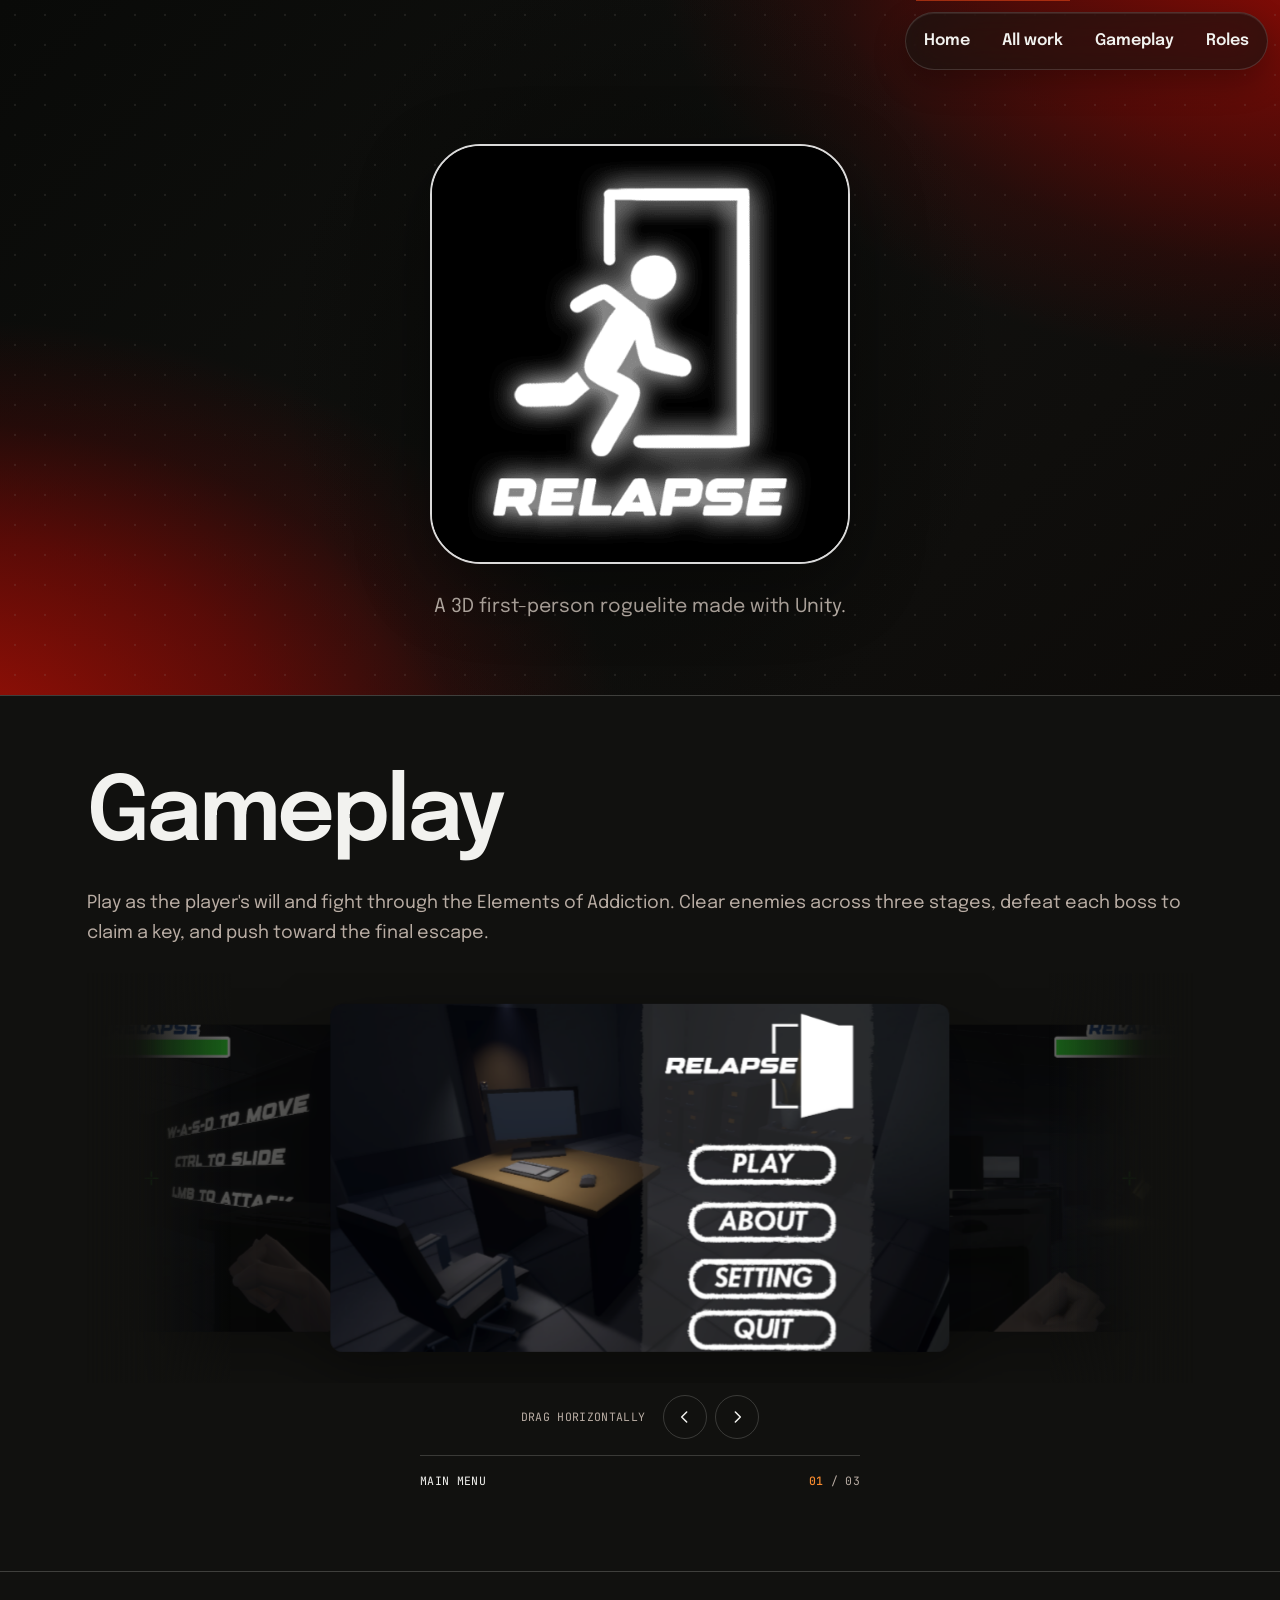
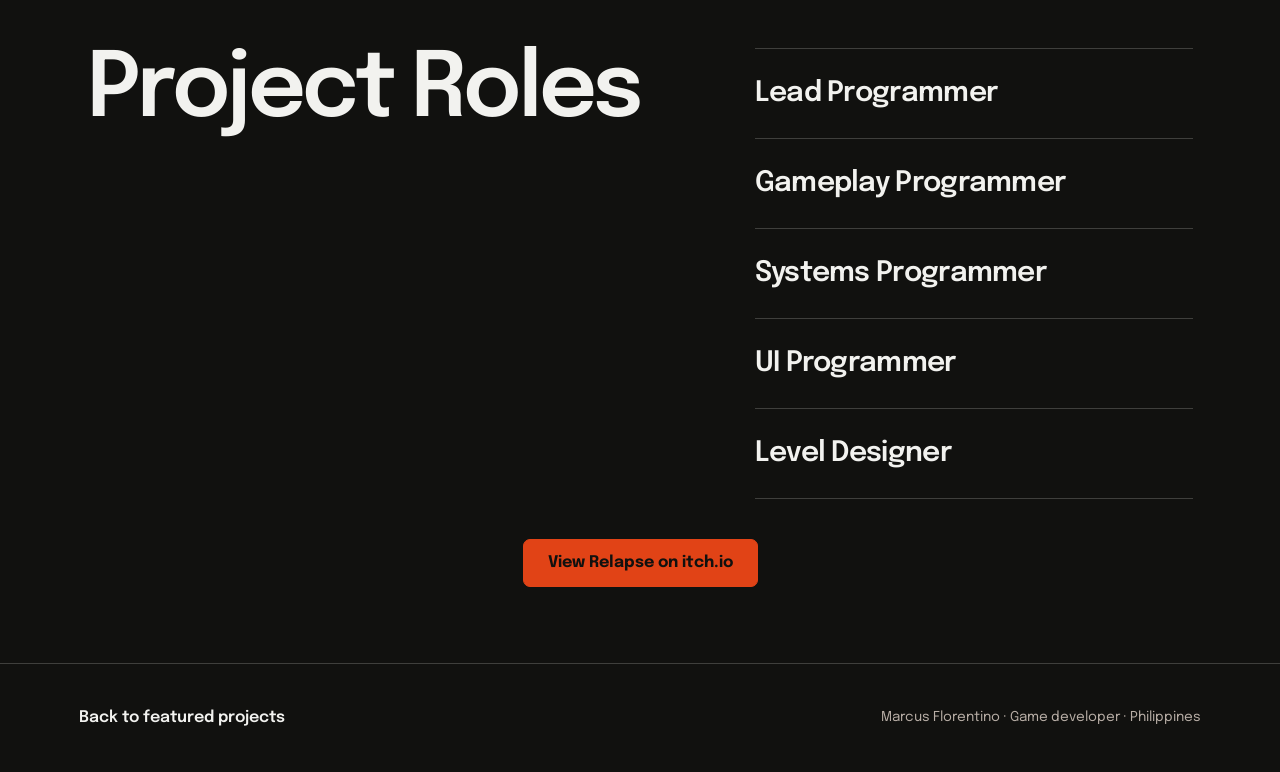
<file: relapse.html>
<!doctype html>
<html lang="en" data-type="software" data-radius="soft" data-buttons="block" data-motion="on">
<head>
  <meta charset="utf-8">
  <meta name="viewport" content="width=device-width, initial-scale=1, viewport-fit=cover">
  <title>Relapse — Marcus Florentino</title>
  <meta name="description" content="Relapse is a 3D first-person roguelite about fighting through the elements of addiction inside the player's consciousness.">
  <meta name="theme-color" content="#11110f">
  <meta property="og:title" content="Relapse — Featured Project">
  <meta property="og:description" content="A 3D first-person roguelite about fighting through the elements of addiction.">
  <meta property="og:type" content="website">
  <meta property="og:image" content="images/relapse/relapse-banner.png">
  <meta name="twitter:card" content="summary_large_image">
  <link rel="icon" href="images/shared/favicon.svg" type="image/svg+xml">
  <link rel="preconnect" href="https://fonts.googleapis.com">
  <link rel="preconnect" href="https://fonts.gstatic.com" crossorigin>
  <link href="https://fonts.googleapis.com/css2?family=Epilogue:wght@400..700&amp;family=JetBrains+Mono:wght@400..500&amp;display=swap" rel="stylesheet">
  <link rel="stylesheet" href="assets/css/portfolio.css">
</head>
<body class="relapse-page project-page">
  <header class="site-header">
    <div class="wrap header-inner">
      <a class="skip-link" href="#main">Skip to content</a>
      <a class="mobile-home" href="index.html#top">Home</a>
      <nav class="desktop-nav" aria-label="Relapse project navigation">
        <a href="index.html#top">Home</a>
        <a href="index.html#work">All work</a>
        <a href="#gameplay">Gameplay</a>
        <a href="#roles">Roles</a>
      </nav>
      <button class="menu-toggle" type="button" aria-expanded="false" aria-controls="mobile-menu" aria-label="Open menu">
        <span></span><span></span>
      </button>
    </div>
    <nav class="mobile-menu" id="mobile-menu" aria-label="Mobile navigation" hidden>
      <a href="index.html#top">Home</a>
      <a href="index.html#work">All work</a>
      <a href="#gameplay">Gameplay</a>
      <a href="#roles">Roles</a>
    </nav>
  </header>

  <main id="main">
    <section class="ads-hero" aria-labelledby="relapse-title">
      <canvas class="hero-dot-grid" data-hero-dots aria-hidden="true"></canvas>
      <div class="wrap ads-hero-layout">
        <h1 id="relapse-title"><img class="ads-hero-logo" src="images/relapse/relapse-icon.png" alt="Relapse" width="630" height="500" fetchpriority="high"></h1>
        <p>A 3D first-person roguelite made with Unity.</p>
      </div>
    </section>

    <section class="gameplay-section" id="gameplay" aria-labelledby="gameplay-title">
      <div class="wrap">
        <div class="project-section-heading">
          <h2 id="gameplay-title">Gameplay</h2>
          <p>Play as the player's will and fight through the Elements of Addiction. Clear enemies across three stages, defeat each boss to claim a key, and push toward the final escape.</p>
        </div>
        <div class="gameplay-carousel-shell">
          <div class="gameplay-carousel" data-gameplay-carousel tabindex="0" role="region" aria-label="Relapse gameplay image carousel. Drag horizontally or use the left and right arrow keys.">
            <div class="gameplay-carousel-track">
              <figure class="gameplay-slide">
                <img src="images/relapse/relapse-01.png" alt="Relapse main menu in a dark office" width="1673" height="935" draggable="false">
                <figcaption>Main menu</figcaption>
              </figure>
              <figure class="gameplay-slide">
                <img src="images/relapse/relapse-02.png" alt="First-person Relapse tutorial with movement, slide, and attack instructions" width="1917" height="1080" draggable="false">
                <figcaption>Tutorial</figcaption>
              </figure>
              <figure class="gameplay-slide">
                <img src="images/relapse/relapse-03.png" alt="First-person Relapse gameplay in a dark office with a glowing key ahead" width="1915" height="1080" draggable="false">
                <figcaption>Find the exit</figcaption>
              </figure>
            </div>
          </div>
          <div class="gameplay-carousel-footer">
            <div class="gameplay-carousel-actions">
              <p>Drag horizontally</p>
              <div class="gameplay-carousel-controls">
                <button type="button" data-gameplay-prev aria-label="Previous gameplay image">
                  <svg viewBox="0 0 24 24" aria-hidden="true"><path d="m14 6-6 6 6 6"/></svg>
                </button>
                <button type="button" data-gameplay-next aria-label="Next gameplay image">
                  <svg viewBox="0 0 24 24" aria-hidden="true"><path d="m10 6 6 6-6 6"/></svg>
                </button>
              </div>
            </div>
            <div class="gameplay-carousel-meta">
              <p class="gameplay-carousel-caption" data-gameplay-caption>Main menu</p>
              <p class="gameplay-carousel-count" aria-live="polite"><b data-gameplay-current>01</b> / 03</p>
            </div>
          </div>
        </div>
      </div>
    </section>

    <section class="roles-section" id="roles" aria-labelledby="roles-title">
      <div class="wrap">
        <div class="roles-grid">
          <div class="roles-heading">
            <h2 id="roles-title">Project Roles</h2>
          </div>
          <ul class="roles-list">
            <li>Lead Programmer</li>
            <li>Gameplay Programmer</li>
            <li>Systems Programmer</li>
            <li>UI Programmer</li>
            <li>Level Designer</li>
          </ul>
        </div>
        <div class="roles-action">
          <a class="button" href="https://king-marcus.itch.io/relapse" target="_blank" rel="noreferrer">View Relapse on itch.io</a>
        </div>
      </div>
    </section>
  </main>

  <footer class="project-footer">
    <div class="wrap">
      <a class="text-link" href="index.html#work">Back to featured projects</a>
      <p>Marcus Florentino · Game developer · Philippines</p>
    </div>
  </footer>

  <script src="assets/js/portfolio.js"></script>
</body>
</html>
</file>
<file: assets/css/portfolio.css>
:root {
  --bg: #11110f; --surface: #1b1815; --ink: #f2f2ef; --muted: #b8aea6;
  --light: #11110f; --light-ink: #f2f2ef; --light-muted: #b9ada4; --accent: #e14316; --accent-hover: #f68a2e; --accent-light: #f68a2e;
  --obsidian: #11110f; --graphite: #12100f; --graphite-raised: #211914; --dev-accent: #e14316; --dev-secondary: #870e09;
  --line-dark: rgba(242, 242, 239, .2); --line-light: rgba(242, 242, 239, .18);
  --display: "Epilogue", system-ui, sans-serif; --mono: "JetBrains Mono", ui-monospace, monospace;
  --gutter: clamp(24px, 5.55vw, 80px); --nav: 72px; --radius: 10px; --section-space: 96px;
  --ease-out: cubic-bezier(.23, 1, .32, 1); --ease-in-out: cubic-bezier(.77, 0, .175, 1);
}
*, *::before, *::after { box-sizing: border-box; }
html { scroll-behavior: smooth; scroll-padding-top: var(--nav); }
html { color-scheme: dark; scrollbar-color: var(--accent) var(--obsidian); }
::selection { background: var(--accent); color: var(--obsidian); }
body { margin: 0; overflow-x: hidden; background: var(--bg); color: var(--ink); font-family: var(--display); font-size: 16px; line-height: 1.6; }
body.menu-open, body.intro-active { overflow: hidden; }
img { display: block; width: 100%; height: 100%; object-fit: cover; }
a { color: inherit; text-decoration: none; }
button { font: inherit; }
.wrap { width: min(calc(100% - (2 * var(--gutter))), 1280px); margin-inline: auto; }
.kicker { margin: 0 0 20px; color: var(--accent); font-family: var(--mono); font-size: .82rem; font-weight: 500; letter-spacing: .02em; }
.meta-line { margin: 0 0 20px; color: var(--accent); font-family: var(--mono); font-size: .82rem; font-weight: 500; }
h1, h2, h3, p { margin-top: 0; }
h1, h2, h3 { line-height: .98; letter-spacing: -.04em; }
h1 { margin-bottom: 28px; font-size: clamp(3.15rem, 5.8vw, 6rem); font-weight: 600; }
h1 span { color: var(--accent); }
h2 { margin-bottom: 24px; font-size: clamp(3rem, 7.4vw, 7.4rem); font-weight: 600; }
h3 { font-size: clamp(2rem, 4vw, 4.8rem); font-weight: 600; }
.skip-link { position: fixed; z-index: 100; top: 10px; left: 10px; transform: translateY(-150%); padding: 10px 16px; background: var(--accent); color: var(--bg); }
.skip-link:focus { transform: translateY(0); }
.site-header { position: fixed; z-index: 20; top: 12px; width: 100%; height: var(--nav); pointer-events: none; }
.header-inner { width: max-content; max-width: calc(100% - 32px); min-height: 56px; display: flex; align-items: center; justify-content: center; margin: 0 12px 0 auto; padding: 6px 18px; border: 1px solid rgba(255, 255, 255, .14); border-radius: 999px; background: rgba(24, 20, 18, .7); box-shadow: 0 12px 32px rgba(0, 0, 0, .28), inset 0 1px 0 rgba(255, 255, 255, .08); backdrop-filter: blur(22px) saturate(155%); -webkit-backdrop-filter: blur(22px) saturate(155%); pointer-events: auto; }
.desktop-nav { display: flex; gap: 32px; }
.mobile-home { display: none; }
.desktop-nav a, .text-link { position: relative; min-height: 44px; display: inline-flex; align-items: center; font-weight: 600; }
.desktop-nav a { transition: color 220ms var(--ease-out); }
.desktop-nav a::after, .text-link::after { content: ""; position: absolute; right: 0; bottom: 6px; left: 0; height: 2px; background: var(--dev-accent); transform: scaleX(0); transform-origin: left center; transition: transform 220ms var(--ease-out); }
.desktop-nav a:focus-visible::after, .text-link:focus-visible::after, .desktop-nav a.is-active::after { transform: scaleX(1); }
.desktop-nav a.is-active { color: var(--accent-hover); }
@media (hover: hover) and (pointer: fine) {
  .desktop-nav a:hover::after, .text-link:hover::after { transform: scaleX(1); }
}
.button { min-height: 48px; display: inline-flex; align-items: center; justify-content: center; padding: 12px 24px; border: 1px solid var(--accent); border-radius: 7px; background: var(--accent); color: var(--bg); font-weight: 700; line-height: 1.1; transition: transform .18s ease, background-color .18s ease; }
.button:hover { transform: translateY(-2px); border-color: var(--accent-hover); background: var(--accent-hover); }
.button:active { transform: translateY(1px); }
.button-small { min-height: 44px; padding: 10px 18px; }
.button-inverse { border-color: var(--bg); background: var(--bg); color: var(--ink); }
.button-inverse:hover { background: var(--graphite-raised); }
.menu-toggle, .mobile-menu { display: none; }
:focus-visible { outline: 3px solid var(--dev-accent); outline-offset: 4px; }
.sr-only { position: absolute; width: 1px; height: 1px; padding: 0; margin: -1px; overflow: hidden; clip: rect(0, 0, 0, 0); white-space: nowrap; border: 0; }
.intro-screen { position: fixed; z-index: 1000; inset: 0; display: grid; place-items: center; padding: 32px; overflow: hidden; perspective: 1200px; background: transparent; color: var(--ink); }
.intro-screen.is-exiting { pointer-events: none; }
.intro-curtain { position: absolute; z-index: 0; left: 0; width: 100%; height: 50%; background: var(--obsidian); transition: transform 620ms var(--ease-in-out); }
.intro-curtain-top { top: 0; }
.intro-curtain-bottom { bottom: 0; }
.intro-screen.is-exiting .intro-curtain-top { transform: translateY(-100%); }
.intro-screen.is-exiting .intro-curtain-bottom { transform: translateY(100%); }
.intro-ide { position: relative; z-index: 2; width: min(820px, 100%); min-height: 440px; display: grid; grid-template-rows: 48px 1fr 52px; overflow: hidden; border: 1px solid rgba(242, 242, 239, .26); border-radius: 10px; background: var(--bg); box-shadow: 0 28px 80px rgba(0, 0, 0, .42); animation: ide-boot 700ms var(--ease-out) both; transform-origin: 50% 18%; }
.intro-ide::after { content: ""; position: absolute; pointer-events: none; inset: 0; border: 1px solid var(--accent); border-radius: inherit; opacity: 0; transform: scale(.985); }
.intro-ide.is-executing::after { opacity: 1; transform: scale(1.006); transition: opacity 300ms var(--ease-out), transform 300ms var(--ease-out); }
.intro-ide.is-window-closing { animation: mac-window-close 240ms var(--ease-out) both; }
.intro-pointer { position: absolute; z-index: 5; top: 0; left: 0; width: 22px; height: 27px; pointer-events: none; opacity: 0; transform-origin: 2px 2px; filter: drop-shadow(0 2px 2px rgba(0, 0, 0, .55)); }
.intro-pointer path { fill: var(--ink); stroke: var(--obsidian); stroke-width: 1.5; stroke-linejoin: round; }
.intro-titlebar { display: grid; grid-template-columns: 1fr auto 1fr; align-items: center; padding: 8px 16px; border-bottom: 1px solid rgba(242, 242, 239, .12); background: var(--surface); }
.intro-titlebar p { margin: 0; font-family: var(--mono); font-size: .78rem; color: var(--ink); }
.window-controls { display: flex; gap: 7px; }
.window-controls span { width: 10px; height: 10px; border-radius: 50%; background: var(--muted); }
.window-controls span:first-child { background: var(--dev-secondary); }
.window-controls span:nth-child(2) { background: var(--accent); }
.window-controls span:last-child { background: var(--accent-hover); }
.intro-language { justify-self: end; font-family: var(--mono); font-size: .72rem; color: var(--muted); }
.intro-editor { display: grid; grid-template-columns: 44px minmax(0, 1fr); align-content: center; column-gap: 18px; row-gap: 14px; padding: 56px clamp(20px, 5vw, 56px) 56px 20px; }
.intro-editor pre { min-width: 0; margin: 0; overflow: visible; font-family: var(--mono); font-size: clamp(.9rem, 2.5vw, 1.35rem); line-height: 1.7; white-space: pre; }
.line-number { color: var(--muted); font-family: var(--mono); font-size: .78rem; line-height: 1.7; text-align: right; }
.token-keyword { color: var(--accent); }
.token-variable { color: var(--accent-hover); }
.token-operator { color: var(--muted); }
.token-string { color: var(--ink); }
.token-function { color: #f3a25d; }
.intro-runline { opacity: 1; transform: none; }
.typing-cursor { display: inline-block; width: .58em; height: 1.25em; margin-left: 2px; vertical-align: -.22em; background: var(--accent); animation: cursor-blink 700ms steps(1, end) infinite; }
.intro-statusbar { display: flex; align-items: center; justify-content: space-between; padding: 7px 8px 7px 18px; border-top: 1px solid rgba(242, 242, 239, .12); background: var(--surface); color: var(--muted); font-family: var(--mono); font-size: .72rem; }
.intro-enter { min-width: 92px; min-height: 38px; border: 1px solid #665b54; border-radius: 6px; background: var(--graphite-raised); color: var(--muted); font-family: var(--mono); font-weight: 500; transition: transform 140ms var(--ease-out), background-color 180ms ease, color 180ms ease, border-color 180ms ease; }
.intro-enter.is-ready { border-color: var(--accent); background: var(--accent); color: var(--obsidian); cursor: pointer; transform: translateY(-3px); box-shadow: 0 5px 0 var(--dev-secondary); }
.intro-enter.is-ready:active, .intro-enter.is-pressing { transform: translateY(3px) scale(.96); box-shadow: 0 0 0 var(--dev-secondary); background: var(--accent-hover); }
.intro-hint { position: absolute; z-index: 2; right: 24px; bottom: 18px; margin: 0; color: var(--muted); font-family: var(--mono); font-size: .72rem; transition: opacity 140ms var(--ease-out); }
.intro-screen.is-closing-ide .intro-hint { opacity: 0; }
body.intro-active [data-enter] .hero-title-layer, body.intro-active [data-enter] .hero-person img, body.intro-active [data-enter] .skill-callout { animation-play-state: paused; }
@keyframes ide-boot {
  0% { opacity: 0; transform: translateY(42px) scale(.92) rotateX(7deg); }
  68% { opacity: 1; transform: translateY(-5px) scale(1.012) rotateX(0); }
  100% { opacity: 1; transform: translateY(0) scale(1) rotateX(0); }
}
@keyframes mac-window-close {
  from { opacity: 1; transform: translateY(0) scale(1); }
  to { opacity: 0; transform: translateY(18px) scale(.94); }
}
@keyframes cursor-blink { 0%, 48% { opacity: 1; } 49%, 100% { opacity: 0; } }
.hero, .ads-hero, .timeline-hero { background: radial-gradient(ellipse 34% 72% at 50% 52%, rgba(9, 10, 8, .82) 0%, rgba(9, 10, 8, .48) 48%, transparent 82%), radial-gradient(ellipse 72% 82% at 106% -8%, rgba(158, 12, 5, .92) 0%, rgba(122, 8, 4, .62) 38%, rgba(91, 7, 4, .28) 58%, transparent 76%), radial-gradient(ellipse 72% 82% at -6% 108%, rgba(178, 17, 5, .9) 0%, rgba(132, 9, 4, .64) 38%, rgba(92, 7, 4, .3) 58%, transparent 76%), linear-gradient(135deg, #090a08 0%, #11110f 52%, #0d0b09 100%); }
.hero { position: relative; height: var(--hero-balanced-height, 826px); padding: 0; overflow: hidden; }
.hero-dot-grid { position: absolute; z-index: 0; inset: 0; width: 100%; height: 100%; pointer-events: none; opacity: .88; }
.hero-scene { position: absolute; z-index: 1; top: calc(var(--nav) + 12px); left: 50%; width: 1280px; max-width: none; height: 638px; margin: 0 0 0 -640px; transform: scale(var(--hero-scale, 1)); transform-origin: top center; }
@media (min-width: 701px) {
  .hero-scene { top: calc(var(--nav) - 20px); }
}
@media (min-width: 901px) {
  .hero-scene { top: calc(var(--nav) - 40px); }
}
.hero-title-layer { position: absolute; z-index: 1; top: 10%; right: -2%; left: -2%; pointer-events: none; }
.hero-title-layer h1 { margin: 0; font-size: 5rem; line-height: .9; text-align: center; text-transform: uppercase; }
.hero-title-layer h1 span { display: block; color: var(--ink); }
.hero-title-layer h1 span:last-child { color: var(--dev-accent); }
.hero-person { position: absolute; z-index: 2; bottom: -68px; left: 50%; width: 536px; height: 574px; margin: 0; isolation: isolate; pointer-events: none; transform: translateX(-50%); }
.hero-person::before { content: ""; position: absolute; z-index: 0; inset: 15% -16% 4%; background: radial-gradient(ellipse at 50% 44%, rgba(242, 242, 239, .07) 0%, rgba(242, 242, 239, .025) 40%, transparent 72%); filter: blur(20px); }
.hero-person img { position: relative; z-index: 1; object-fit: contain; object-position: center bottom; image-rendering: auto; -webkit-mask-image: linear-gradient(to bottom, #000 0%, #000 76%, rgba(0, 0, 0, .94) 82%, rgba(0, 0, 0, .5) 91%, transparent 100%); mask-image: linear-gradient(to bottom, #000 0%, #000 76%, rgba(0, 0, 0, .94) 82%, rgba(0, 0, 0, .5) 91%, transparent 100%); }
.skill-orbits { position: absolute; z-index: 3; inset: 0; }
.skill-callout { --pill-rgb: 101, 209, 255; --pill-alpha: .12; position: absolute; z-index: 3; width: 132px; min-height: 56px; display: inline-flex; flex-direction: column; align-items: center; justify-content: center; gap: 4px; padding: 8px 14px; border: 1px solid rgba(var(--pill-rgb), .42); border-radius: 999px; background: linear-gradient(rgba(var(--pill-rgb), var(--pill-alpha)), rgba(var(--pill-rgb), var(--pill-alpha))), rgba(11, 14, 18, .88); color: #f4f7fa; text-align: center; white-space: nowrap; box-shadow: 0 10px 24px rgba(0, 0, 0, .24); }
.skill-advanced { --pill-rgb: 98, 230, 181; --pill-alpha: .15; }
.skill-callout strong { display: block; font-size: .86rem; line-height: 1; }
.skill-level { display: block; color: rgba(var(--pill-rgb), .96); font-family: var(--mono); font-size: .7rem; font-weight: 500; line-height: 1; letter-spacing: .01em; }
.skill-unity { top: 34%; left: calc(50% - 241px); }
.skill-ue4 { top: 45.5%; left: calc(50% + 159px); }
.skill-git { top: 57%; left: calc(50% - 311px); }
.skill-ue5 { top: 57%; left: calc(50% + 179px); }
.skill-cpp { top: 34%; left: calc(50% + 109px); }
.skill-csharp { top: 45.5%; left: calc(50% - 291px); }
.skill-luau { --pill-rgb: 130, 148, 255; --pill-alpha: .1; top: 68.5%; left: calc(50% - 286px); }
.skill-javascript { --pill-rgb: 130, 148, 255; --pill-alpha: .1; top: 68.5%; left: calc(50% + 154px); }
.skill-html { --pill-rgb: 130, 148, 255; --pill-alpha: .1; top: 80%; left: calc(50% - 241px); }
.skill-css { --pill-rgb: 130, 148, 255; --pill-alpha: .1; top: 80%; left: calc(50% + 109px); }
.media-link img { transition: transform .45s cubic-bezier(.2,.8,.2,1); }
.media-link:hover img, .media-link:focus-visible img { transform: scale(1.025); }
.media-corner { position: absolute; right: 16px; bottom: 16px; padding: 8px 12px; border-radius: 5px; background: var(--bg); color: var(--ink); font-family: var(--mono); font-size: .76rem; }
[data-enter] .hero-title-layer { animation: hero-title-in 700ms var(--ease-out) 80ms both; }
[data-enter] .hero-person img { transform-origin: center bottom; animation: hero-portrait-in 760ms var(--ease-out) 160ms both; }
[data-enter] .skill-callout { animation: hero-pill-in 420ms var(--ease-out) var(--pill-delay, 260ms) both, skill-idle 8s var(--ease-in-out) var(--idle-delay, 1800ms) infinite both; }
[data-enter] .skill-unity, [data-enter] .skill-cpp { --pill-delay: 260ms; --idle-delay: 1800ms; }
[data-enter] .skill-csharp, [data-enter] .skill-ue4 { --pill-delay: 310ms; --idle-delay: 1920ms; }
[data-enter] .skill-git, [data-enter] .skill-ue5 { --pill-delay: 355ms; --idle-delay: 2020ms; }
[data-enter] .skill-luau, [data-enter] .skill-javascript { --pill-delay: 395ms; --idle-delay: 2100ms; }
[data-enter] .skill-html, [data-enter] .skill-css { --pill-delay: 430ms; --idle-delay: 2160ms; }
@keyframes hero-title-in { from { opacity: 0; transform: translateY(18px); } }
@keyframes hero-portrait-in { from { opacity: 0; transform: translateY(28px) scale(.985); } }
@keyframes hero-pill-in { from { opacity: 0; } }
@keyframes skill-idle {
  0%, 14%, 100% { transform: translate3d(0, 0, 0); }
  4% { transform: translate3d(0, -3px, 0); }
  9% { transform: translate3d(0, 1px, 0); }
}
.case-study { min-height: 220svh; padding-inline: 8px; background: var(--light); color: var(--light-ink); }
.case-study .kicker { color: var(--accent-light); }
.case-heading { min-height: 72svh; padding-top: 120px; display: grid; grid-template-columns: 1fr 1fr; column-gap: 48px; align-content: start; }
.case-heading .kicker { grid-column: 1 / -1; }
.case-heading h2 { margin: 0; }
.case-heading > p:last-child { max-width: 520px; padding-top: 16px; color: var(--light-muted); font-size: 1.2rem; }
.case-track { height: 148svh; }
.case-stage { position: sticky; top: var(--nav); height: calc(100svh - var(--nav)); display: grid; grid-template-columns: 4fr 8fr; gap: 48px; align-items: center; }
.case-copy { align-self: stretch; display: flex; flex-direction: column; justify-content: center; }
.case-step { padding: 22px 0; border-top: 1px solid var(--line-light); opacity: .35; transition: opacity .3s ease; }
.case-step.is-active { opacity: 1; }
.chapter-index { display: block; margin-bottom: 10px; font-family: var(--mono); font-size: .78rem; color: var(--accent-light); }
.case-step h3 { margin-bottom: 12px; font-size: clamp(1.6rem, 2.5vw, 2.6rem); letter-spacing: -.045em; }
.case-step p { max-width: 380px; margin-bottom: 0; color: var(--light-muted); }
.case-copy .button { align-self: flex-start; margin-top: 18px; }
.case-visual { position: relative; height: min(68vh, 680px); overflow: hidden; border-radius: var(--radius); background: var(--surface); }
.chapter-image { position: absolute; inset: 0; opacity: 0; transform: scale(1.02); transition: opacity .42s ease, transform .7s ease; }
.chapter-image.is-active { opacity: 1; transform: scale(1); }
.featured-project { min-height: 100svh; display: grid; align-items: start; padding: var(--section-space) 16px; background: var(--light); color: var(--light-ink); }
.featured-heading { margin-bottom: 44px; }
.featured-heading h2 { max-width: 900px; margin: 0; font-size: clamp(3.2rem, 7vw, 6rem); white-space: nowrap; }
.featured-banner-list { display: grid; gap: 24px; }
.featured-banner { position: relative; display: block; aspect-ratio: 3.5 / 1; overflow: hidden; border-radius: var(--radius); background: var(--dev-secondary); color: #fff; isolation: isolate; transition: transform 240ms var(--ease-out); }
.featured-banner img, .featured-banner video { --featured-image-y: 8%; position: absolute; z-index: 0; top: -36%; right: 0; left: 0; width: 100%; height: 136%; object-fit: cover; object-position: center bottom; transform: translateY(var(--featured-image-y)) scale(1); transform-origin: center 58%; transition: transform 420ms var(--ease-out), filter 220ms ease; }
.featured-banner-ads { background: var(--graphite-raised); }
.featured-banner-ads .featured-banner-art { --featured-image-y: 0%; top: 0; height: 100%; object-position: center 52%; filter: saturate(1.02) contrast(1.02); transition: transform 260ms var(--ease-out), filter 220ms ease; }
.featured-banner-relapse { background: #000; }
.featured-banner-relapse .featured-banner-art { --featured-image-y: 0%; top: 0; height: 100%; object-fit: contain; object-position: center; }
.featured-banner-relapse .featured-banner-logo { position: absolute; z-index: 2; top: 50%; right: auto; left: 50%; display: block; width: min(24%, 300px); height: auto; background: #000 url("../../images/relapse/relapse-icon.png") center / auto 114% no-repeat; opacity: 0; transform: translate(-50%, -50%) scale(.96); filter: drop-shadow(0 14px 28px rgba(0, 0, 0, .5)); transition: opacity 200ms ease, transform 240ms var(--ease-out); }
.featured-banner-ads .featured-banner-logo { z-index: 2; top: 50%; right: auto; left: 50%; width: min(34%, 430px); height: auto; object-fit: contain; opacity: 0; transform: translate(-50%, -50%) scale(.96); filter: drop-shadow(0 14px 28px rgba(15, 23, 42, .42)); transition: opacity 200ms ease, transform 240ms var(--ease-out); }
.featured-banner-para .featured-banner-logo { z-index: 2; top: 50%; right: auto; left: 50%; width: min(24%, 300px); height: auto; object-fit: contain; opacity: 0; transform: translate(-50%, -50%) scale(.96); filter: drop-shadow(1px 0 0 rgba(255, 255, 255, .9)) drop-shadow(-1px 0 0 rgba(255, 255, 255, .9)) drop-shadow(0 1px 0 rgba(255, 255, 255, .9)) drop-shadow(0 -1px 0 rgba(255, 255, 255, .9)) drop-shadow(0 14px 28px rgba(21, 13, 22, .38)); transition: opacity 200ms ease, transform 240ms var(--ease-out); }
.featured-banner-para .featured-banner-logo, .featured-banner-relapse .featured-banner-logo { width: min(24%, 300px); height: auto; aspect-ratio: 1; box-sizing: border-box; object-fit: cover; object-position: center; border-radius: 12%; }
.featured-banner-relapse .featured-banner-logo { border: 2px solid rgba(255, 255, 255, .85); }
.featured-banner::after { content: ""; position: absolute; z-index: 1; inset: 0; background: linear-gradient(90deg, rgba(11, 14, 18, .78), rgba(11, 14, 18, .12) 58%, rgba(11, 14, 18, .42)); pointer-events: none; }
.featured-banner-label { position: absolute; z-index: 2; right: 32px; bottom: 28px; left: 32px; display: flex; align-items: end; justify-content: space-between; gap: 24px; }
.featured-banner-label span:first-child { font-size: clamp(2rem, 4vw, 4.5rem); font-weight: 700; line-height: .95; letter-spacing: -.04em; }
.featured-banner-label span:last-child { position: relative; padding-bottom: 5px; font-weight: 700; }
.featured-banner-label span:last-child::after { content: ""; position: absolute; right: 100%; bottom: 0; left: 0; height: 2px; background: currentColor; transition: right 220ms var(--ease-out); }
.featured-banner:hover .featured-banner-label span:last-child::after, .featured-banner:focus-visible .featured-banner-label span:last-child::after { right: 0; }
.featured-banner:focus-visible { transform: scale(1.015); }
.featured-banner:focus-visible .featured-banner-art, .featured-banner:focus-visible video { transform: translateY(var(--featured-image-y)) scale(1.08); filter: blur(5px) brightness(.55); transition-duration: 0ms; }
@media (hover: hover) and (pointer: fine) {
  .featured-banner:hover { transform: scale(1.015); }
  .featured-banner:hover .featured-banner-art, .featured-banner:hover video { transform: translateY(var(--featured-image-y)) scale(1.08); filter: blur(5px) brightness(.55); }
  .featured-banner-ads:hover .featured-banner-logo { opacity: 1; transform: translate(-50%, -50%) scale(1); filter: drop-shadow(0 14px 28px rgba(15, 23, 42, .42)); }
  .featured-banner-para:hover .featured-banner-logo { opacity: 1; transform: translate(-50%, -50%) scale(1); }
  .featured-banner-relapse:hover .featured-banner-logo { opacity: 1; transform: translate(-50%, -50%) scale(1); filter: drop-shadow(0 14px 28px rgba(0, 0, 0, .5)); }
}
.featured-banner-ads:focus-visible .featured-banner-logo { opacity: 1; transform: translate(-50%, -50%) scale(1); filter: drop-shadow(0 14px 28px rgba(15, 23, 42, .42)); }
.featured-banner-para:focus-visible .featured-banner-logo { opacity: 1; transform: translate(-50%, -50%) scale(1); }
.featured-banner-relapse:focus-visible .featured-banner-logo { opacity: 1; transform: translate(-50%, -50%) scale(1); filter: drop-shadow(0 14px 28px rgba(0, 0, 0, .5)); }
.ads-page { background: var(--obsidian); }
.ads-hero { position: relative; padding: calc(var(--nav) + 72px) 8px 0; overflow: hidden; color: var(--ink); }
.ads-hero-layout { position: relative; z-index: 1; display: flex; flex-direction: column; align-items: center; gap: 28px; padding-bottom: 72px; text-align: center; }
.ads-hero h1 { margin: 0; line-height: 0; }
.ads-hero-logo { display: block; width: min(100%, 420px); height: auto; margin-inline: auto; filter: drop-shadow(0 22px 36px rgba(0, 0, 0, .36)); }
.relapse-page .ads-hero-logo { aspect-ratio: 1; box-sizing: border-box; object-fit: cover; object-position: center; border: 2px solid rgba(255, 255, 255, .85); border-radius: 12%; }
.ads-hero-layout > p { margin: 0; color: var(--muted); font-size: clamp(1.05rem, 1.5vw, 1.25rem); white-space: nowrap; }
.mob-control-section { padding: 112px 0 120px; overflow: hidden; background: var(--light); color: var(--light-ink); }
.mob-control-heading { display: grid; grid-template-columns: 7fr 5fr; gap: 48px; align-items: end; margin-bottom: 64px; }
.mob-control-heading h2 { margin: 0; font-size: clamp(3.5rem, 8vw, 6rem); white-space: normal; }
.mob-control-heading > p { max-width: 520px; margin: 0 0 8px; color: var(--light-muted); }
.mob-control-disclaimer { padding: 48px 8px; background: var(--light); color: var(--light-ink); }
.mob-control-disclaimer p { margin: 0; color: var(--light-muted); font-size: .88rem; }
.project-disclaimer strong { color: var(--light-ink); }
.ad-carousel { --slide-width: min(34vw, 410px); outline: none; }
.ad-carousel:focus-visible .ad-slide.is-active .ad-video-shell { outline: 3px solid var(--accent-light); outline-offset: 6px; }
.ad-carousel-viewport { overflow: visible; }
.ad-carousel-track { --carousel-index: 1; display: flex; gap: clamp(18px, 3vw, 40px); width: max-content; transform: translateX(calc(50vw - (var(--slide-width) / 2) - (var(--carousel-index) * (var(--slide-width) + clamp(18px, 3vw, 40px))))); transition: transform 620ms var(--ease-out); }
.ad-slide { width: var(--slide-width); flex: 0 0 var(--slide-width); transform: scale(.9); transition: transform 620ms var(--ease-out); }
.ad-slide .ad-video-shell { opacity: .42; transition: opacity 350ms ease; }
.ad-slide.is-active { transform: scale(1); }
.ad-slide.is-active .ad-video-shell { opacity: 1; }
.ad-video-shell { aspect-ratio: 9 / 16; overflow: hidden; border-radius: var(--radius); background: #08090b; box-shadow: 0 24px 70px rgba(24,25,27,.22); }
.ad-video-shell iframe { display: block; width: 100%; height: 100%; border: 0; background: #08090b; }
.ad-slide > p { display: flex; justify-content: space-between; gap: 20px; margin: 18px 0 0; font-family: var(--mono); font-size: .78rem; }
.ad-slide > p span { color: var(--light-muted); }
.ad-carousel-controls { display: flex; align-items: center; justify-content: center; gap: 24px; margin-top: 40px; }
.ad-carousel-controls button { width: 52px; height: 52px; display: grid; place-items: center; padding: 0; border: 1px solid var(--light-ink); border-radius: 50%; background: transparent; color: var(--light-ink); cursor: pointer; transition: background-color 180ms ease, color 180ms ease, transform 180ms ease; }
.ad-carousel-controls button:hover { background: var(--light-ink); color: var(--light); transform: scale(1.06); }
.ad-carousel-controls button:active { transform: scale(.96); }
.ad-carousel-controls svg { width: 22px; fill: none; stroke: currentColor; stroke-width: 1.8; stroke-linecap: round; stroke-linejoin: round; }
.ad-carousel-controls p { min-width: 48px; margin: 0; color: var(--light-muted); font-family: var(--mono); font-size: .78rem; text-align: center; }
.project-page { --project-section-space: 76px; background: var(--light); color: var(--light-ink); }
.project-page .site-header { color: var(--ink); }
.project-page main { overflow: hidden; }
.project-page h1, .project-page h2 { white-space: nowrap; }
.project-hero { padding: calc(var(--nav) + var(--project-section-space)) 16px var(--project-section-space); background: var(--obsidian); color: var(--ink); }
.project-hero-heading { display: grid; grid-template-columns: 7fr 5fr; gap: 48px; align-items: end; margin-bottom: 48px; }
.project-hero-heading h1 { margin: 0; font-size: clamp(4.5rem, 9vw, 6rem); color: var(--ink); }
.project-hero-summary { max-width: 560px; margin: 0 0 8px; color: var(--muted); font-size: 1.08rem; }
.project-hero-video { width: min(calc(100% - (2 * var(--gutter))), 1280px); }
.gameplay-section, .roles-section, .awards-section { padding: var(--project-section-space) 16px; }
.project-section-heading { display: grid; grid-template-columns: 5fr 7fr; gap: clamp(48px, 8vw, 112px); align-items: start; margin-bottom: 64px; }
.project-section-heading h2 { max-width: 900px; margin: 0; font-size: clamp(3.2rem, 7vw, 6rem); }
.project-section-heading p { max-width: 660px; margin: 8px 0 0; color: var(--light-muted); font-size: clamp(1.08rem, 1.4vw, 1.24rem); line-height: 1.72; }
.video-frame { position: relative; aspect-ratio: 16 / 9; overflow: hidden; border-radius: var(--radius); background: #08090b; }
.video-frame iframe { position: absolute; inset: 0; width: 100%; height: 100%; border: 0; }
.gameplay-section { background: var(--light); color: var(--light-ink); }
.gameplay-section .project-section-heading { display: block; max-width: none; margin-bottom: 24px; }
.gameplay-section .project-section-heading p { max-width: none; margin: 28px 0 0; }
.gameplay-carousel-shell { position: relative; color: var(--ink); }
.gameplay-carousel-footer { display: grid; justify-items: center; gap: 12px; min-height: 112px; padding-top: 8px; color: var(--light-muted); font-family: var(--mono); font-size: .72rem; letter-spacing: .03em; text-transform: uppercase; }
.gameplay-carousel-footer p { margin: 0; }
.gameplay-carousel-actions { display: flex; align-items: center; justify-content: center; gap: 18px; }
.gameplay-carousel-meta { width: min(100%, 440px); display: grid; grid-template-columns: minmax(0, 1fr) 64px; align-items: center; gap: 24px; padding-top: 12px; border-top: 1px solid var(--line-light); }
.gameplay-carousel-caption { min-width: 0; overflow: hidden; color: var(--ink); text-overflow: ellipsis; white-space: nowrap; }
.gameplay-carousel-count { width: 64px; justify-self: end; color: var(--light-muted); text-align: right; font-variant-numeric: tabular-nums; }
.gameplay-carousel-count b { color: var(--accent-hover); font-weight: 500; }
.gameplay-carousel-controls { display: flex; gap: 8px; }
.gameplay-carousel-controls button { width: 44px; height: 44px; display: grid; place-items: center; padding: 0; border: 1px solid var(--line-light); border-radius: 50%; background: transparent; color: var(--ink); cursor: pointer; transition: border-color 180ms ease, background-color 180ms ease, color 180ms ease, transform 180ms ease; }
.gameplay-carousel-controls button:hover { border-color: var(--accent-hover); background: var(--accent-hover); color: var(--obsidian); transform: scale(1.05); }
.gameplay-carousel-controls button:active { transform: scale(.94); }
.gameplay-carousel-controls svg { width: 20px; fill: none; stroke: currentColor; stroke-width: 1.8; stroke-linecap: round; stroke-linejoin: round; }
.gameplay-carousel { position: relative; min-width: 0; height: clamp(340px, 32vw, 460px); overflow: hidden; cursor: grab; touch-action: pan-y; user-select: none; perspective: 1400px; -webkit-mask-image: linear-gradient(90deg, transparent 0, #000 7%, #000 93%, transparent 100%); mask-image: linear-gradient(90deg, transparent 0, #000 7%, #000 93%, transparent 100%); }
.gameplay-carousel::before, .gameplay-carousel::after { content: ""; position: absolute; z-index: 4; top: 0; bottom: 0; width: 13%; pointer-events: none; }
.gameplay-carousel::before { left: 0; background: linear-gradient(90deg, var(--light) 0%, rgba(17, 17, 15, .94) 34%, transparent 100%); }
.gameplay-carousel::after { right: 0; background: linear-gradient(270deg, var(--light) 0%, rgba(17, 17, 15, .94) 34%, transparent 100%); }
.gameplay-carousel.is-dragging { cursor: grabbing; }
.gameplay-carousel-track { position: absolute; inset: 0; }
.gameplay-slide { position: absolute; z-index: var(--slide-z, 1); top: 50%; left: 50%; width: 56%; aspect-ratio: 16 / 9; margin: 0; overflow: hidden; border-radius: 12px; background: var(--surface); opacity: var(--slide-opacity, 1); filter: saturate(var(--slide-saturation, 1)) brightness(var(--slide-brightness, 1)); box-shadow: 0 24px 68px rgba(0, 0, 0, .38); transform: translate3d(calc(-50% + var(--slide-x, 0px) + var(--drag-shift, 0px)), calc(-50% + var(--slide-y, 0px)), var(--slide-depth, 0px)) rotateZ(var(--slide-tilt, 0deg)) rotateY(var(--slide-rotate, 0deg)) scale(var(--slide-scale, 1)); transform-origin: var(--slide-origin, center); transition: transform 620ms var(--ease-out), opacity 240ms var(--ease-out), filter 240ms ease; will-change: transform; }
.gameplay-slide.is-portal-jump { opacity: 0; transition: none; }
.gameplay-carousel.is-dragging .gameplay-slide { transition: opacity 180ms ease, filter 180ms ease; }
.gameplay-slide img { pointer-events: none; transform: scale(1.1) translateX(calc(var(--image-shift, 0%) + var(--image-drag, 0px))); transition: transform 700ms var(--ease-out); will-change: transform; }
.gameplay-slide-contain img { object-fit: contain; transform: scale(.92); }
.gameplay-carousel.is-dragging .gameplay-slide img { transition: none; }
.gameplay-slide figcaption { position: absolute; width: 1px; height: 1px; overflow: hidden; clip: rect(0 0 0 0); white-space: nowrap; }
.roles-heading { display: grid; grid-template-rows: auto 1fr; gap: 44px; }
.roles-icon { width: min(320px, 82%); height: 100%; justify-self: center; object-fit: contain; filter: drop-shadow(0 22px 28px rgba(0, 0, 0, .28)); }
.roles-section { background: var(--bg); color: var(--ink); }
.roles-grid { display: grid; grid-template-columns: 5fr 7fr; gap: clamp(56px, 9vw, 132px); align-items: stretch; }
.roles-grid h2, .awards-layout h2 { margin: 0; font-size: clamp(3rem, 7vw, 6rem); }
.roles-action { display: flex; justify-content: center; margin-top: 40px; }
.roles-list { margin: 0; padding: 0; list-style: none; border-top: 1px solid var(--line-dark); }
.roles-list li { padding: 22px 0; border-bottom: 1px solid var(--line-dark); font-size: clamp(1.3rem, 2.2vw, 2rem); font-weight: 600; letter-spacing: -.025em; }
.awards-section { background: var(--light); color: var(--light-ink); }
.awards-layout h2 { margin-bottom: 48px; }
.awards-list { margin: 0; padding: 0; list-style: none; border-top: 1px solid var(--line-light); }
.awards-list li { display: grid; grid-template-columns: minmax(0, 1fr) minmax(140px, .55fr); gap: 24px; padding: 22px 0; border-bottom: 1px solid var(--line-light); }
.awards-list strong { font-size: 1.05rem; line-height: 1.35; }
.awards-list span { color: var(--light-muted); font-size: .9rem; line-height: 1.5; }
.awards-action { display: flex; justify-content: center; margin-top: 48px; }
.project-footer { padding: 32px 8px; background: var(--obsidian); color: var(--ink); }
.project-footer .wrap { display: flex; align-items: center; justify-content: space-between; gap: 32px; }
.project-footer p { margin: 0; color: var(--muted); font-size: .85rem; }
.project-section { min-height: 100svh; padding: 112px 0 80px; }
main > section + section, body > footer { border-top: 1px solid var(--line-dark); }
.split-heading { display: grid; grid-template-columns: 1fr 1fr; gap: 48px; margin-bottom: 56px; }
.split-heading h2 { margin: 0; font-size: clamp(3rem, 6.5vw, 6.5rem); }
.split-heading p { max-width: 500px; align-self: end; margin-bottom: 12px; color: var(--muted); font-size: 1.1rem; }
.project-row { display: grid; grid-template-columns: 7fr 5fr; gap: 48px; padding-top: 32px; border-top: 1px solid var(--line-dark); }
.project-media { height: min(48vh, 470px); overflow: hidden; border-radius: var(--radius); background: var(--surface); }
.project-copy { align-self: center; }
.project-copy h3 { margin-bottom: 24px; }
.project-copy > p:not(.kicker) { max-width: 470px; color: var(--muted); }
.project-facts { margin: 28px 0; }
.project-facts div { display: grid; grid-template-columns: 100px 1fr; padding: 10px 0; border-top: 1px solid var(--line-dark); }
.project-facts dt { font-family: var(--mono); font-size: .78rem; color: var(--muted); }
.project-facts dd { margin: 0; }
.experience-snapshot { padding: var(--section-space) 8px; background: var(--light); color: var(--light-ink); }
.experience-snapshot-heading { padding-bottom: clamp(48px, 6vw, 80px); }
.experience-snapshot-heading h2 { max-width: none; margin: 0; font-size: clamp(2rem, 4.7vw, 4.25rem); text-wrap: balance; }
.experience-snapshot-tagline { margin: 0 0 20px; color: var(--accent-hover); font-size: clamp(2rem, 4.2vw, 3.75rem); font-weight: 600; letter-spacing: -.025em; line-height: 1.08; text-align: center; }
.experience-snapshot-list { border-top: 1px solid var(--line-light); }
.experience-snapshot-row { display: grid; grid-template-columns: minmax(210px, 2.5fr) minmax(260px, 3.2fr) minmax(0, 4.3fr); gap: clamp(28px, 4vw, 64px); padding: 44px 0 46px; border-bottom: 1px solid var(--line-light); }
.experience-snapshot-period { margin: 3px 0 0; color: var(--accent-hover); font-family: var(--mono); font-size: .76rem; font-variant-numeric: tabular-nums; line-height: 1.6; }
.experience-snapshot-role h3 { margin: 0; font-size: clamp(1.25rem, 2vw, 1.65rem); line-height: 1.15; letter-spacing: -.03em; }
.experience-snapshot-role p { margin: 9px 0 0; color: var(--accent-hover); line-height: 1.45; }
.experience-snapshot-summary { max-width: 62ch; margin: 0; color: var(--light-muted); line-height: 1.65; }
.timeline-link { min-height: 48px; display: inline-flex; align-items: center; gap: 14px; margin-top: 34px; font-weight: 700; }
.timeline-link svg { width: 38px; height: 38px; padding: 9px; overflow: visible; border: 1px solid currentColor; border-radius: 50%; fill: none; stroke: currentColor; stroke-width: 1.6; stroke-linecap: round; stroke-linejoin: round; transition: transform 220ms var(--ease-out), color 220ms var(--ease-out); }
.timeline-link:hover svg, .timeline-link:focus-visible svg { color: var(--accent-hover); transform: translateX(4px); }
.timeline-hero { position: relative; display: grid; align-items: center; padding: calc(var(--nav) + 32px) 8px 48px; overflow: hidden; }
.timeline-hero-layout { position: relative; z-index: 1; display: grid; grid-template-columns: minmax(0, 8fr) minmax(280px, 4fr); gap: 64px; align-items: end; }
.timeline-hero h1 { max-width: 900px; margin: 0; font-size: clamp(3.2rem, 6.4vw, 5.2rem); line-height: 1.08; text-wrap: balance; }
.timeline-hero p { max-width: 48ch; margin: 0 0 8px; color: var(--ink); font-size: 1.08rem; }
.timeline-details { padding: 0 8px; background: var(--light); color: var(--light-ink); }
.timeline-company { display: grid; grid-template-columns: minmax(250px, 3.2fr) minmax(0, 8.8fr); column-gap: clamp(40px, 7vw, 96px); padding: 72px 0; border-top: 1px solid var(--line-light); }
.timeline-company-header { display: contents; }
.timeline-company-period { margin: 4px 0 0; color: var(--accent-hover); font-family: var(--mono); font-size: .76rem; font-variant-numeric: tabular-nums; }
.timeline-company-header > div { grid-column: 2; }
.timeline-company h2 { margin: 0; font-size: clamp(2.2rem, 4.5vw, 4.25rem); line-height: 1; }
.timeline-company-header > div > p { margin: 14px 0 0; color: var(--light-muted); }
.timeline-role-list { grid-column: 2; margin-top: 52px; }
.timeline-role { display: grid; grid-template-columns: minmax(250px, 4fr) minmax(0, 6fr); gap: clamp(28px, 5vw, 72px); padding: 32px 0 36px; border-top: 1px solid var(--line-light); }
.timeline-role:last-child { padding-bottom: 0; }
.timeline-role-heading h3 { margin: 0; font-size: clamp(1.2rem, 2vw, 1.6rem); line-height: 1.25; letter-spacing: -.025em; }
.timeline-role-heading p { margin: 12px 0 0; color: var(--light-muted); font-family: var(--mono); font-size: .74rem; font-variant-numeric: tabular-nums; line-height: 1.55; }
.timeline-role ul { margin: 0; padding-left: 20px; color: var(--light-muted); }
.timeline-role li + li { margin-top: 10px; }
.timeline-role li::marker { color: var(--accent-hover); }
.timeline-education { padding: 0 8px; border-top: 0; background: var(--light); color: var(--light-ink); }
.timeline-education-entry { display: grid; grid-template-columns: minmax(250px, 3.2fr) minmax(0, 8.8fr); column-gap: clamp(40px, 7vw, 96px); padding: 72px 0; border-top: 1px solid var(--line-light); }
.timeline-education-period { margin: 4px 0 0; color: var(--accent-hover); font-family: var(--mono); font-size: .76rem; font-variant-numeric: tabular-nums; }
.timeline-education h3 { margin: 0; font-size: clamp(2.2rem, 4.5vw, 4.25rem); line-height: 1; letter-spacing: -.04em; }
.timeline-education-details > p { max-width: 680px; margin: 14px 0 0; color: var(--muted); }
.timeline-education-details > p:last-child { color: var(--accent-hover); font-family: var(--mono); font-size: .78rem; }
.timeline-next { padding: var(--section-space) 8px; background: var(--obsidian); }
.timeline-next-layout { display: flex; align-items: flex-end; justify-content: space-between; gap: 48px; }
.timeline-next h2 { max-width: 760px; margin: 0; font-size: clamp(3.2rem, 6.5vw, 6rem); }
.timeline-next .timeline-link { flex: 0 0 auto; margin-bottom: 8px; }
.closing { display: flex; flex-direction: column; padding: var(--section-space) 0 36px; background: var(--bg); }
.closing > .wrap { min-height: 0; flex: 1; }
.contact-heading { display: grid; grid-template-columns: minmax(0, 8fr) minmax(260px, 4fr); gap: 48px; align-items: end; padding-bottom: clamp(56px, 7vw, 96px); }
.contact-heading h2 { max-width: 940px; margin: 0; font-size: clamp(3.5rem, 8vw, 6rem); text-wrap: balance; }
.contact-heading h2 span { display: block; }
.contact-heading h2 span:last-child { color: var(--accent-hover); }
.contact-heading > p { max-width: 38ch; margin: 0 0 8px; color: var(--muted); font-size: clamp(1rem, 1.5vw, 1.18rem); }
.contact-layout { display: grid; grid-template-columns: minmax(0, 8fr) minmax(280px, 4fr); gap: clamp(48px, 6vw, 88px); padding: clamp(56px, 7vw, 88px) 0; border-top: 1px solid var(--line-dark); }
.contact-form { min-width: 0; }
.contact-field-grid { display: grid; grid-template-columns: repeat(2, minmax(0, 1fr)); gap: 26px 24px; }
.contact-field { display: grid; gap: 8px; color: var(--ink); font-size: .88rem; font-weight: 600; }
.contact-field > span { display: inline-flex; gap: 3px; align-items: baseline; }
.contact-field strong { color: var(--accent-hover); font-weight: 600; }
.contact-field small { color: var(--muted); font-size: .78rem; font-weight: 400; }
.contact-field input, .contact-field textarea { width: 100%; border: 1px solid rgba(242, 242, 239, .28); border-radius: 7px; background: rgba(242, 242, 239, .025); color: var(--ink); caret-color: var(--accent-hover); font: inherit; font-weight: 400; transition: border-color 180ms ease, background-color 180ms ease, box-shadow 180ms ease; }
.contact-field input { min-height: 52px; padding: 11px 14px; }
.contact-field textarea { min-height: 210px; padding: 14px; resize: vertical; line-height: 1.6; }
.contact-field input:hover, .contact-field textarea:hover { border-color: rgba(242, 242, 239, .5); }
.contact-field input:focus, .contact-field textarea:focus { border-color: var(--accent-hover); outline: 0; background: rgba(246, 138, 46, .04); box-shadow: 0 0 0 3px rgba(246, 138, 46, .18); }
.contact-field input:user-invalid, .contact-field textarea:user-invalid { border-color: #ff765b; }
.contact-message { margin-top: 26px; }
.contact-count { margin: 7px 0 0; color: var(--muted); font-family: var(--mono); font-size: .75rem; font-variant-numeric: tabular-nums; }
.contact-privacy { margin: 22px 0 20px; color: var(--muted); font-size: .82rem; }
.contact-submit { cursor: pointer; }
.contact-status { min-height: 1.5em; margin: 14px 0 0; color: var(--accent-hover); font-size: .82rem; }
.contact-details { display: flex; flex-direction: column; gap: 42px; padding-top: 2px; }
.contact-details h3 { margin: 0 0 10px; color: var(--muted); font-family: var(--mono); font-size: .72rem; font-weight: 500; letter-spacing: .13em; line-height: 1.4; text-transform: uppercase; }
.contact-details a, .contact-details p { margin: 0; color: var(--ink); font-size: 1rem; line-height: 1.65; overflow-wrap: anywhere; }
.contact-details a { width: fit-content; display: block; text-decoration: underline; text-decoration-color: transparent; text-decoration-thickness: 1px; text-underline-offset: 5px; transition: color 180ms ease, text-decoration-color 180ms ease; }
.contact-details a + a { margin-top: 4px; }
.contact-details a:hover, .contact-details a:focus-visible { color: var(--accent-hover); text-decoration-color: currentColor; }
.footer-row { min-height: 92px; display: grid; grid-template-columns: 1fr auto 1fr; gap: 24px; align-items: end; padding-top: 28px; border-top: 1px solid var(--line-dark); }
.footer-row p { margin: 0; color: var(--muted); font-size: .85rem; }
.footer-row p:last-child { justify-self: end; }
@media (max-width: 1023px) {
  :root { --gutter: 40px; }
  .case-heading { min-height: 58svh; }
  .case-track { height: 162svh; }
  .case-stage { grid-template-columns: 5fr 7fr; gap: 28px; }
  .project-section { min-height: auto; }
  .project-row { grid-template-columns: 1fr; }
  .project-media { height: 48vw; }
  .gameplay-carousel { height: clamp(340px, 44vw, 460px); }
  .roles-grid { grid-template-columns: 1fr; align-items: start; }
  .roles-heading { grid-template-rows: auto auto; }
  .roles-icon { height: auto; }
  .experience-snapshot-row { grid-template-columns: minmax(180px, 2.4fr) minmax(220px, 3fr) minmax(0, 4.6fr); gap: 28px; }
  .timeline-hero-layout { grid-template-columns: 1fr; gap: 32px; }
  .timeline-company { grid-template-columns: minmax(200px, 2.6fr) minmax(0, 7.4fr); }
  .timeline-role { grid-template-columns: 1fr; gap: 24px; }
  .timeline-education-entry { grid-template-columns: minmax(200px, 2.6fr) minmax(0, 7.4fr); }
  .contact-heading { grid-template-columns: minmax(0, 7fr) minmax(240px, 5fr); }
  .contact-layout { grid-template-columns: minmax(0, 8fr) minmax(210px, 4fr); gap: 56px; }
}
@media (max-width: 700px) {
  :root { --gutter: 24px; --nav: 64px; --section-space: 92px; }
  .project-page { --project-section-space: 48px; }
  .header-inner { width: calc(100% - 24px); max-width: none; min-height: 56px; justify-content: space-between; padding: 6px 8px 6px 18px; }
  .desktop-nav { display: none; }
  .mobile-home { min-height: 44px; display: inline-flex; align-items: center; font-weight: 600; }
  .intro-screen { padding: 18px; }
  .intro-ide { min-height: 330px; grid-template-rows: 44px 1fr 50px; }
  .intro-language, .intro-hint { display: none; }
  .intro-titlebar { grid-template-columns: 1fr auto; }
  .intro-titlebar p { justify-self: end; }
  .intro-editor { --intro-code-size: clamp(.5rem, 2.55vw, .95rem); grid-template-columns: 30px minmax(0, 1fr); column-gap: 10px; padding: 36px 16px 36px 6px; }
  .intro-editor pre, .intro-editor .line-number { font-size: var(--intro-code-size); }
  .menu-toggle { width: 44px; height: 44px; display: grid; place-content: center; margin-left: auto; padding: 0; border: 1px solid var(--line-dark); border-radius: 50%; background: transparent; color: var(--ink); }
  .menu-toggle span { grid-area: 1 / 1; width: 20px; height: 1px; background: currentColor; transition: transform .2s ease; }
  .menu-toggle span:first-child { transform: translateY(-4px); }
  .menu-toggle span:last-child { transform: translateY(4px); }
  .menu-toggle[aria-expanded="true"] span:first-child { transform: rotate(45deg); }
  .menu-toggle[aria-expanded="true"] span:last-child { transform: rotate(-45deg); }
  .mobile-menu { position: fixed; top: calc(var(--nav) + 14px); right: 12px; left: 12px; display: flex; flex-direction: column; max-height: calc(100svh - var(--nav) - 30px); padding: 16px 20px 24px; overflow-y: auto; border: 1px solid rgba(255, 255, 255, .14); border-radius: 20px; background: rgba(24, 20, 18, .88); box-shadow: 0 18px 48px rgba(0, 0, 0, .38), inset 0 1px 0 rgba(255, 255, 255, .08); backdrop-filter: blur(24px) saturate(155%); -webkit-backdrop-filter: blur(24px) saturate(155%); pointer-events: auto; }
  .mobile-menu[hidden] { display: none; }
  .mobile-menu a { position: relative; display: flex; align-items: center; min-height: 64px; border-bottom: 1px solid var(--line-dark); font-size: 1.5rem; font-weight: 600; transition: color 220ms var(--ease-out); }
  .mobile-menu a::after { content: ""; position: absolute; right: 0; bottom: -1px; left: 0; height: 2px; background: var(--accent); transform: scaleX(0); transform-origin: left center; transition: transform 220ms var(--ease-out); }
  .mobile-menu a.is-active { color: var(--accent-hover); }
  .mobile-menu a.is-active::after { transform: scaleX(1); }
  h1 { font-size: clamp(2.8rem, 13.8vw, 4.1rem); }
  .media-corner { display: none; }
  .featured-project { min-height: auto; padding: var(--section-space) 8px; }
  .featured-heading { margin-bottom: 32px; }
  .project-section-heading { grid-template-columns: 1fr; gap: 20px; margin-bottom: 32px; }
  .featured-heading h2 { font-size: clamp(2.25rem, 10vw, 3.4rem); }
  .project-section-heading p { margin: 0; }
  .featured-banner { aspect-ratio: 2.1 / 1; }
  .featured-banner img { --featured-image-y: 5%; top: -60%; height: 160%; object-position: center bottom; transform: translateY(var(--featured-image-y)); }
  .featured-banner-ads .featured-banner-art { top: 0; height: 100%; object-position: 58% center; transform: none; }
  .featured-banner-relapse .featured-banner-art { top: 0; height: 100%; object-position: center; transform: none; }
  .featured-banner-relapse .featured-banner-logo { top: 50%; right: auto; left: 50%; width: 34%; height: auto; transform: translate(-50%, -50%) scale(.96); }
  .featured-banner-ads .featured-banner-logo { top: 50%; right: auto; left: 50%; width: 48%; height: auto; transform: translate(-50%, -50%) scale(.96); }
  .featured-banner-para .featured-banner-logo { top: 50%; right: auto; left: 50%; width: 34%; height: auto; transform: translate(-50%, -50%) scale(.96); }
  .featured-banner-label { right: 18px; bottom: 16px; left: 18px; }
  .featured-banner-label span:last-child { font-size: .85rem; }
  .project-hero { padding-inline: 8px; }
  .project-hero-heading { margin-bottom: 32px; }
  .project-hero-heading { grid-template-columns: 1fr; gap: 20px; }
  .project-hero-heading h1 { font-size: clamp(3.8rem, 20vw, 5.2rem); }
  .project-hero-summary { margin: 0; }
  .project-hero-video { width: 100%; }
  .gameplay-section, .roles-section, .awards-section { padding-inline: 8px; }
  .project-section-heading h2, .roles-grid h2 { font-size: clamp(2.8rem, 13vw, 4rem); }
  .awards-layout h2 { font-size: clamp(1.65rem, 7.3vw, 3rem); }
  .gameplay-section .project-section-heading { margin-bottom: 28px; }
  .gameplay-section .project-section-heading p { margin-top: 20px; }
  .gameplay-carousel-shell { margin-inline: calc(-1 * (var(--gutter) - 8px)); }
  .gameplay-carousel { height: min(72vw, 300px); -webkit-mask-image: linear-gradient(90deg, transparent 0, #000 4%, #000 96%, transparent 100%); mask-image: linear-gradient(90deg, transparent 0, #000 4%, #000 96%, transparent 100%); }
  .gameplay-slide { width: 80%; }
  .gameplay-carousel-footer { min-height: 112px; padding: 8px 14px 0; font-size: .7rem; }
  .gameplay-carousel-meta { width: min(100%, 320px); }
  .gameplay-carousel-controls button { width: 40px; height: 40px; }
  .roles-grid { gap: 36px; }
  .roles-heading { grid-template-columns: 1fr; }
  .awards-list li { grid-template-columns: 1fr; gap: 6px; }
  .awards-action .button { width: min(100%, 320px); }
  .project-footer .wrap { align-items: flex-start; flex-direction: column; }
  .ads-hero { padding-top: calc(var(--nav) + 48px); }
  .mob-control-heading { grid-template-columns: 1fr; gap: 28px; }
  .ads-hero-layout { padding-bottom: 48px; }
  .ads-hero-layout > p { white-space: normal; }
  .mob-control-section { padding: 80px 0; }
  .mob-control-heading { margin-bottom: 44px; }
  .ad-carousel { --slide-width: min(76vw, 360px); }
  .ad-carousel-controls { margin-top: 28px; }
  .case-study { min-height: auto; padding-bottom: 80px; }
  .case-heading { min-height: auto; display: block; padding-top: 88px; padding-bottom: 48px; }
  .case-heading h2 { font-size: 4.2rem; }
  .case-heading > p:last-child { padding-top: 0; }
  .case-track { height: auto; }
  .case-stage { position: static; height: auto; display: flex; flex-direction: column-reverse; gap: 28px; }
  .case-visual { width: 100%; height: auto; aspect-ratio: 16 / 10; }
  .case-copy { width: 100%; }
  .case-step { opacity: 1; }
  .case-step:not(:first-of-type) { display: none; }
  .case-copy .button { width: 100%; }
  .project-section { min-height: auto; padding: 88px 0 48px; }
  .closing { padding: var(--section-space) 0 28px; }
  .split-heading, .project-row { grid-template-columns: 1fr; gap: 32px; }
  .experience-snapshot { padding: var(--section-space) 0; }
  .experience-snapshot-heading { padding-bottom: 56px; }
  .experience-snapshot-tagline { margin-bottom: 18px; }
  .experience-snapshot-row { grid-template-columns: 1fr; gap: 18px; padding: 32px 0 36px; }
  .experience-snapshot-period { order: 2; margin: 0; }
  .experience-snapshot-role { order: 1; }
  .experience-snapshot-summary { order: 3; }
  .timeline-link { margin-top: 28px; }
  .timeline-hero { padding: calc(var(--nav) + 32px) 0 48px; }
  .timeline-hero h1 { font-size: clamp(2.8rem, 12vw, 4.2rem); }
  .timeline-hero p { font-size: 1rem; }
  .timeline-details { padding: 0; }
  .timeline-company { grid-template-columns: 1fr; padding: 56px 0; }
  .timeline-company-header { display: flex; flex-direction: column; }
  .timeline-company-period { order: 2; margin-top: 16px; }
  .timeline-company-header > div { grid-column: auto; }
  .timeline-company h2 { font-size: clamp(2.25rem, 11vw, 3.6rem); }
  .timeline-role-list { grid-column: auto; margin-top: 36px; }
  .timeline-role { grid-template-columns: 1fr; gap: 22px; padding: 28px 0 32px; }
  .timeline-education { padding: 0; }
  .timeline-education-entry { grid-template-columns: 1fr; gap: 0; padding: 56px 0; }
  .timeline-education-details { order: 1; }
  .timeline-education-period { order: 2; margin-top: 16px; }
  .timeline-education h3 { font-size: clamp(2.25rem, 11vw, 3.6rem); }
  .timeline-next { padding: var(--section-space) 0; }
  .timeline-next-layout { align-items: flex-start; flex-direction: column; gap: 28px; }
  .timeline-next .timeline-link { margin: 0; }
  .split-heading { margin-bottom: 40px; }
  .split-heading h2, .experience-snapshot-heading h2 { font-size: clamp(3rem, 14vw, 4.5rem); }
  .project-media { height: auto; aspect-ratio: 16 / 10; }
  .contact-heading { grid-template-columns: 1fr; gap: 24px; padding-bottom: 56px; }
  .contact-heading h2 { font-size: clamp(3.2rem, 16vw, 4.5rem); }
  .contact-heading > p { max-width: 34ch; }
  .contact-layout { grid-template-columns: 1fr; gap: 64px; padding: 56px 0 64px; }
  .contact-field-grid { grid-template-columns: 1fr; gap: 22px; }
  .contact-message { margin-top: 22px; }
  .contact-submit { width: 100%; }
  .contact-details { display: grid; grid-template-columns: 1fr 1fr; gap: 36px 24px; padding-top: 0; }
  .footer-row { grid-template-columns: 1fr auto; align-items: end; }
  .footer-row p:first-of-type { display: none; }
}
@media (max-width: 480px) {
  .contact-details { grid-template-columns: 1fr; }
}
@media (max-width: 360px) {
  .intro-screen { padding-inline: 12px; }
  .intro-editor { grid-template-columns: 24px minmax(0, 1fr); column-gap: 8px; padding-right: 10px; padding-left: 4px; }
}
@media (prefers-reduced-motion: reduce) {
  html { scroll-behavior: auto; }
  .desktop-nav a, .desktop-nav a::after, .mobile-menu a, .mobile-menu a::after, .featured-banner-label span:last-child::after { transition: none; }
  .featured-banner, .featured-banner:hover, .featured-banner:focus-visible { transform: none; transition: none; }
  .featured-banner .featured-banner-art { transform: translateY(var(--featured-image-y)); transition: filter 160ms ease; }
  .featured-banner:hover .featured-banner-art, .featured-banner:focus-visible .featured-banner-art { filter: blur(5px) brightness(.55); }
  .timeline-link svg { transition: none; }
  .featured-banner-ads .featured-banner-logo, .featured-banner-ads:hover .featured-banner-logo, .featured-banner-ads:focus-visible .featured-banner-logo { transform: translate(-50%, -50%); transition: opacity 160ms ease; }
  .featured-banner-para .featured-banner-logo, .featured-banner-para:hover .featured-banner-logo, .featured-banner-para:focus-visible .featured-banner-logo { transform: translate(-50%, -50%); transition: opacity 160ms ease; }
  .featured-banner-relapse .featured-banner-logo, .featured-banner-relapse:hover .featured-banner-logo, .featured-banner-relapse:focus-visible .featured-banner-logo { transform: translate(-50%, -50%); transition: opacity 160ms ease; }
  .ad-carousel-track, .ad-slide { transition: none; }
  .gameplay-slide { transition: none; }
}
@media (prefers-reduced-transparency: reduce) {
  .header-inner, .mobile-menu { background: rgba(17, 17, 15, .98); backdrop-filter: none; -webkit-backdrop-filter: none; }
}
@media (prefers-contrast: more) {
  .header-inner, .mobile-menu { border-color: var(--ink); background: var(--obsidian); }
}
</file>
